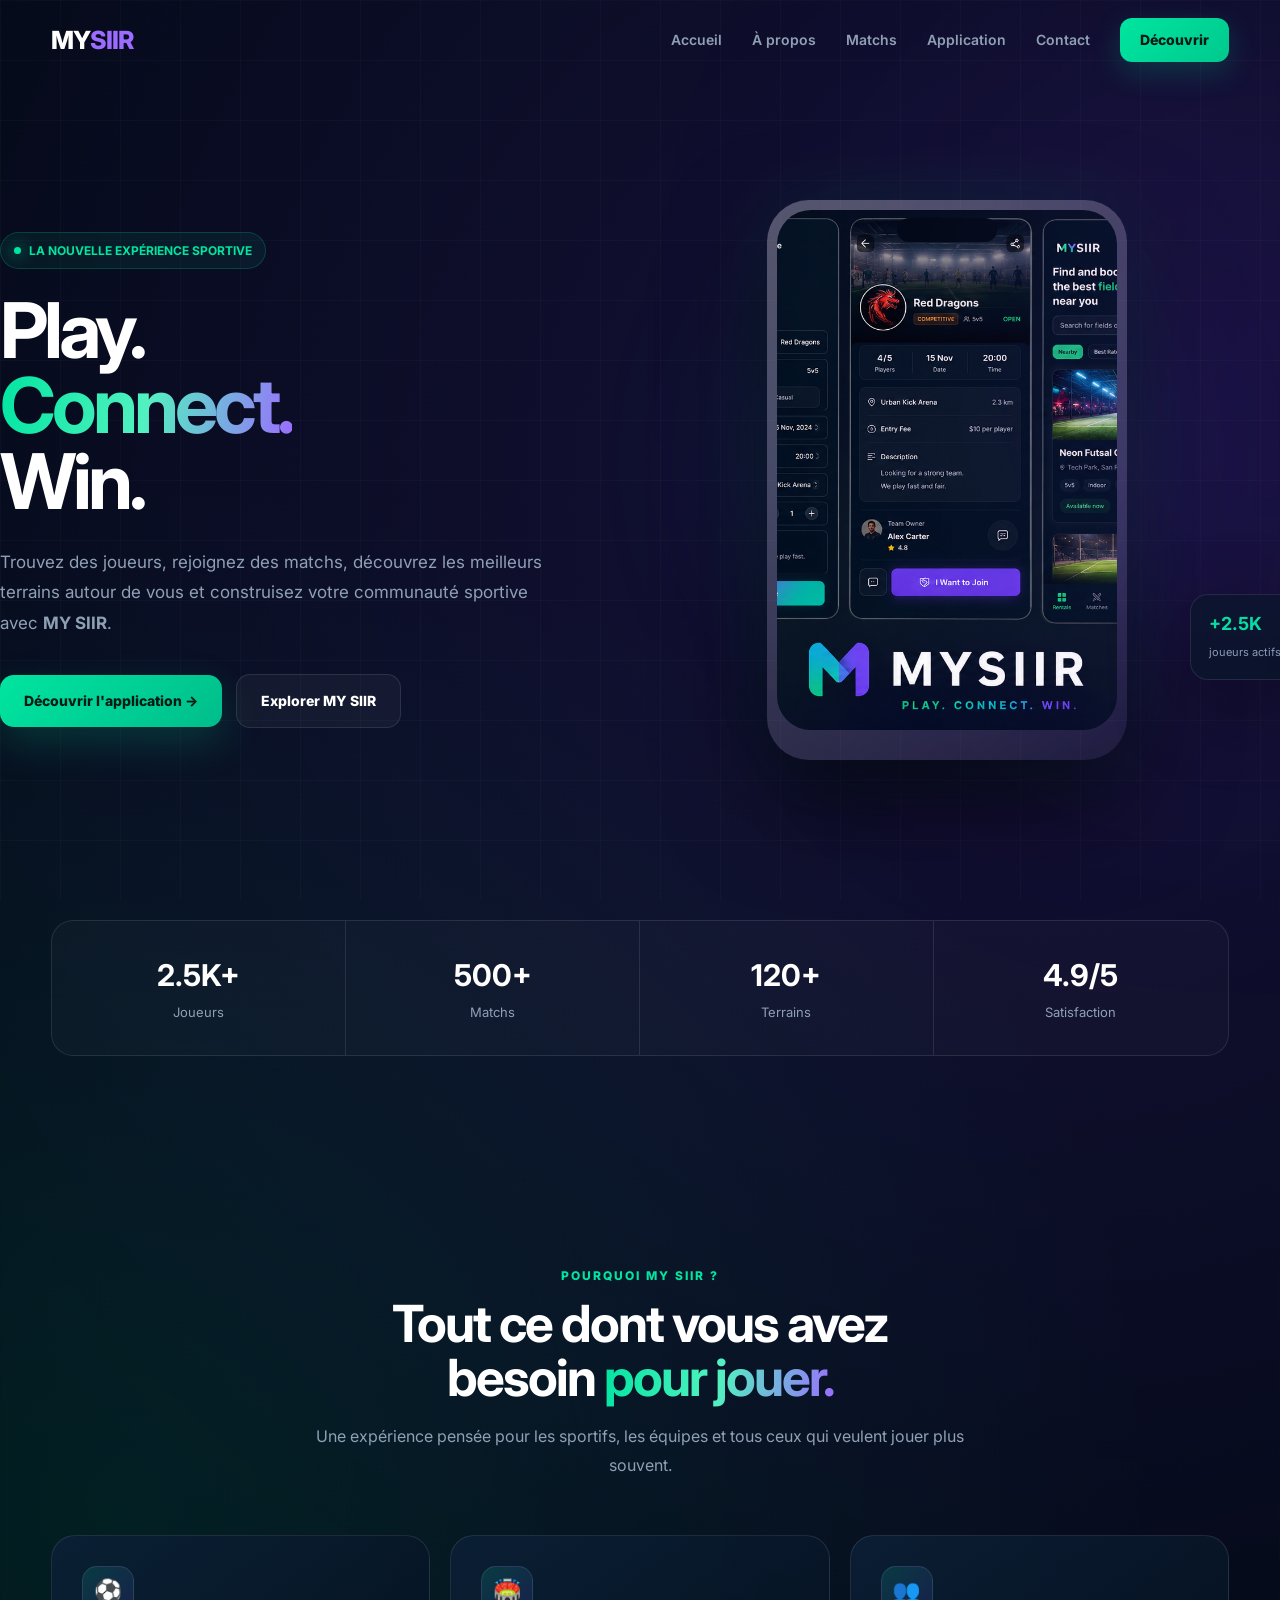
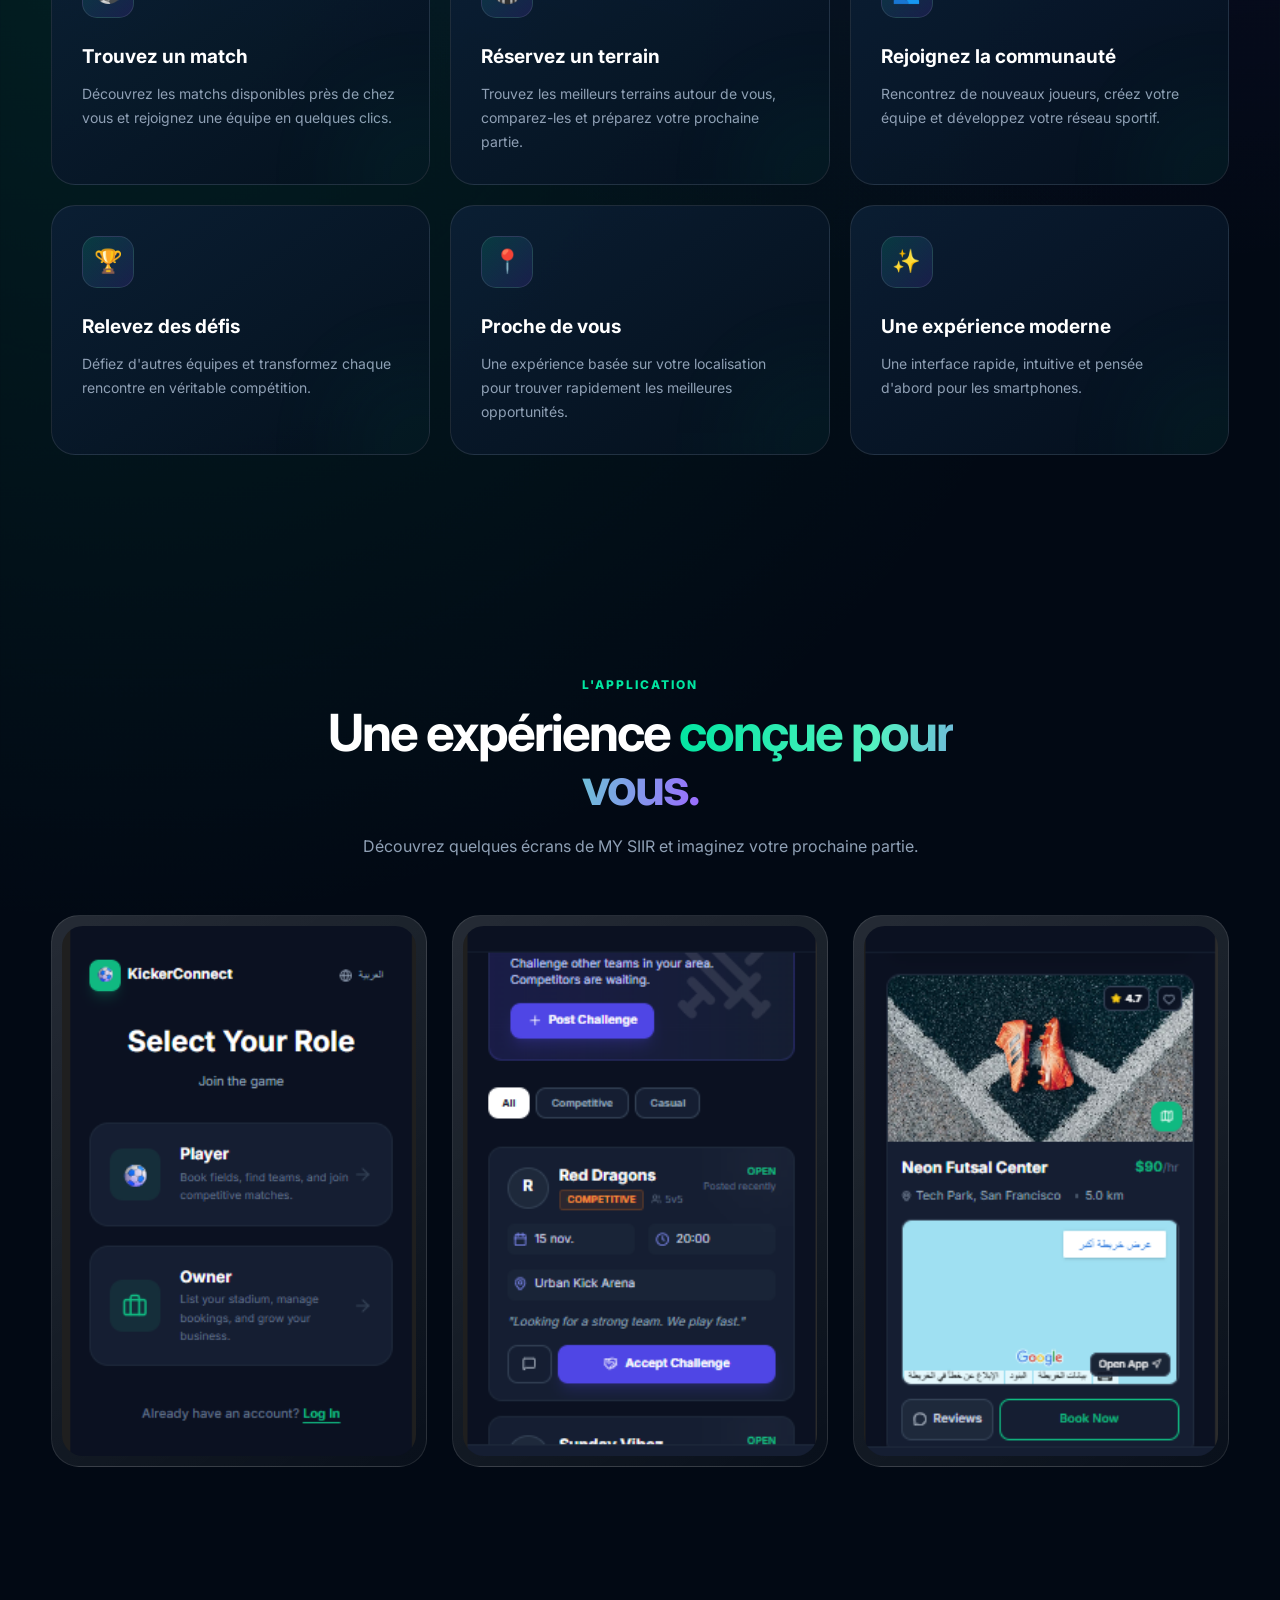
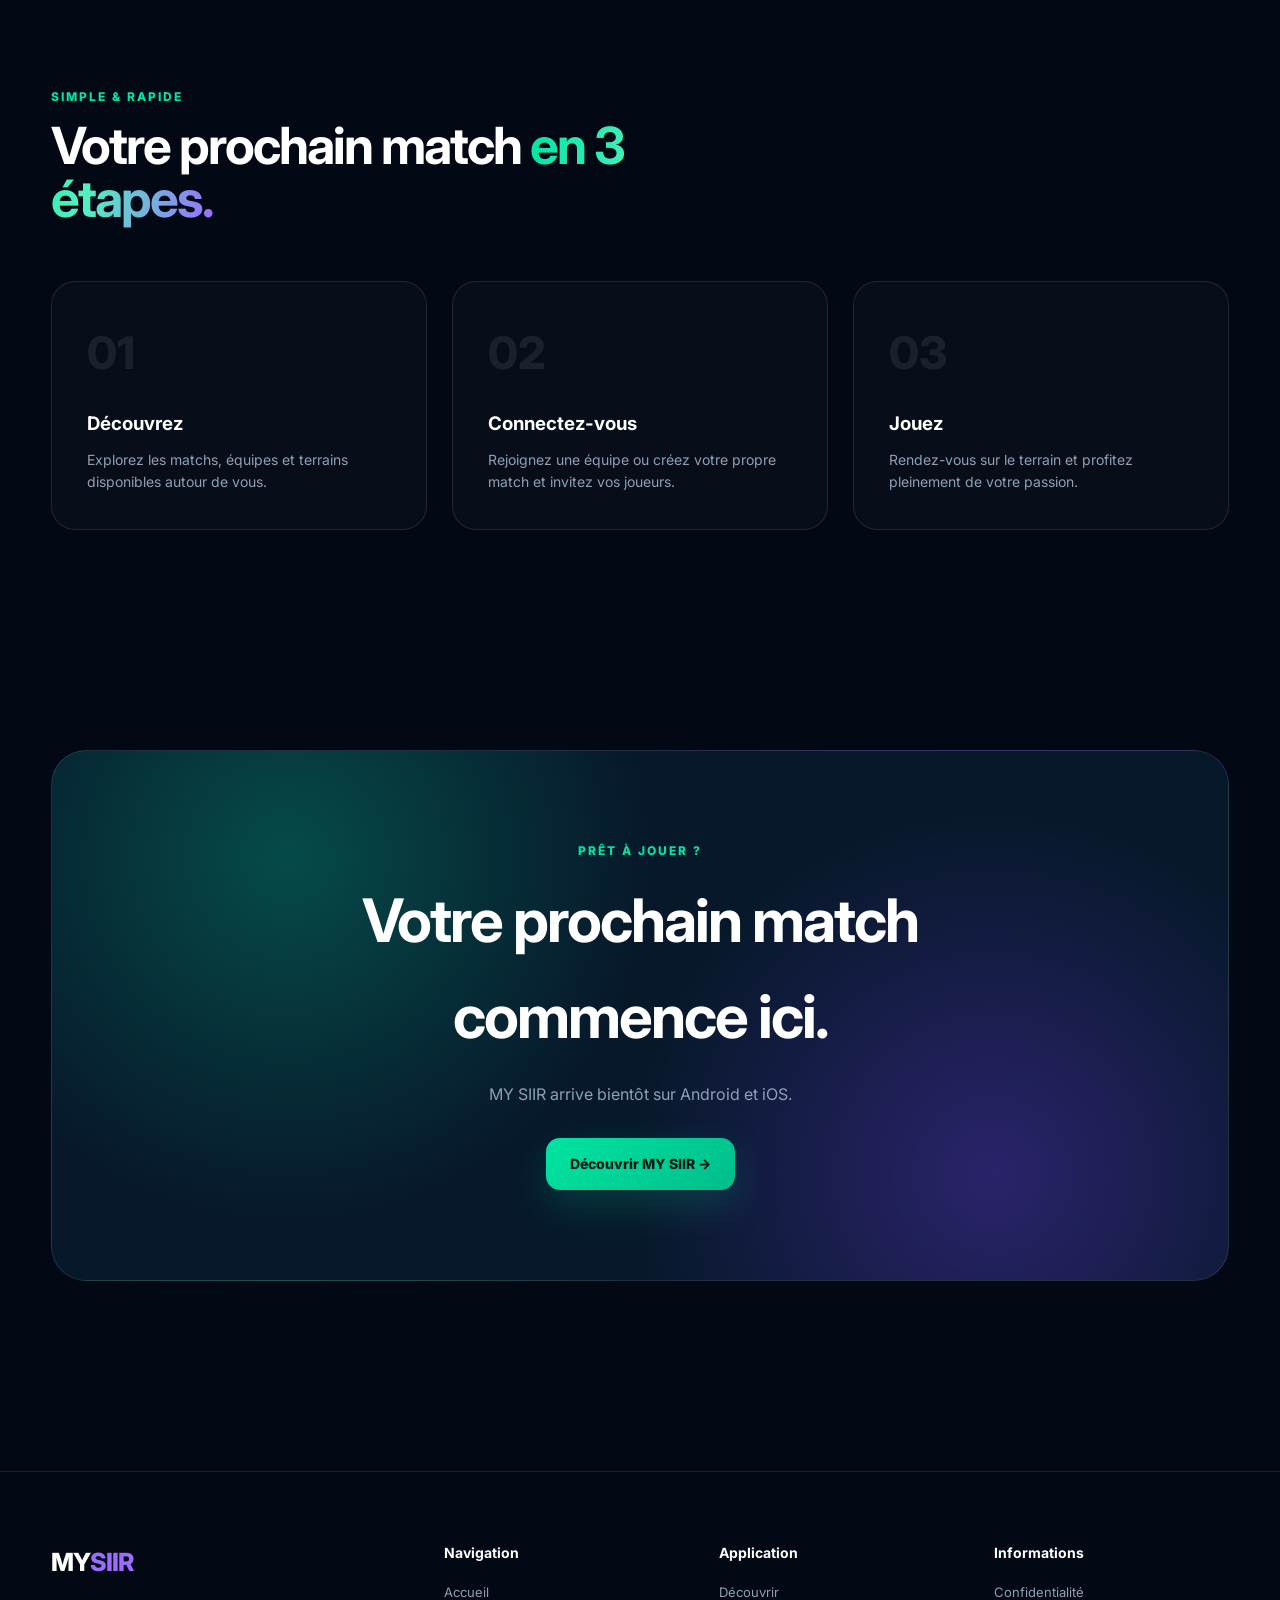
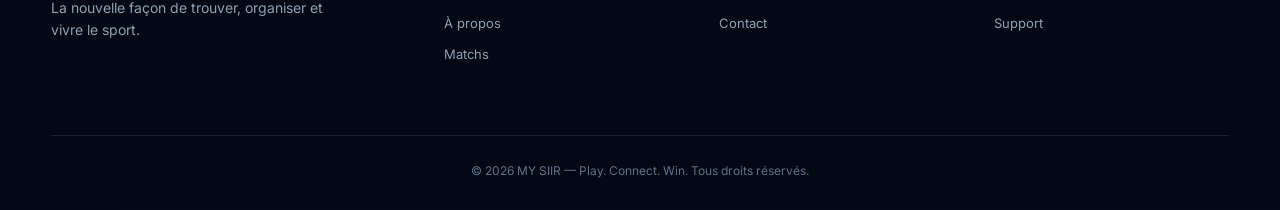
<file: index.html>
<!DOCTYPE html>
<html lang="fr">
<head>
  <meta charset="UTF-8">

  <meta name="viewport" content="width=device-width, initial-scale=1.0">

  <link rel="icon" type="image/png" href="images/logo.png">

  <title>MY SIIR — Play. Connect. Win.</title>

  <meta
    name="description"
    content="MY SIIR — La plateforme sportive pour trouver des matchs, rejoindre des équipes et réserver les meilleurs terrains près de vous."
  >

  <meta
    name="keywords"
    content="mysiir, sport, football, futsal, matchs, terrains, équipes, application sportive"
  >

  <link rel="preconnect" href="https://fonts.googleapis.com">
  <link rel="preconnect" href="https://fonts.gstatic.com" crossorigin>

  <link
    href="https://fonts.googleapis.com/css2?family=Inter:wght@400;500;600;700;800&display=swap"
    rel="stylesheet"
  >

  <style>

    :root {
      --bg: #020914;
      --bg-soft: #061426;
      --card: rgba(10, 27, 47, 0.72);

      --green: #00e5a0;
      --green-dark: #00b982;

      --purple: #7c3cff;
      --purple-light: #9b6cff;

      --white: #ffffff;
      --text: #e8eef7;
      --muted: #8fa0b5;

      --border: rgba(255,255,255,0.10);

      --shadow:
        0 25px 80px rgba(0,0,0,0.45);

      --radius: 24px;
    }

    * {
      margin: 0;
      padding: 0;
      box-sizing: border-box;
    }

    html {
      scroll-behavior: smooth;
    }

    body {
      font-family: "Inter", sans-serif;
      background:
        radial-gradient(
          circle at 80% 10%,
          rgba(124,60,255,0.16),
          transparent 30%
        ),
        radial-gradient(
          circle at 10% 30%,
          rgba(0,229,160,0.10),
          transparent 28%
        ),
        var(--bg);

      color: var(--white);
      line-height: 1.6;
      overflow-x: hidden;
    }

    body::before {
      content: "";
      position: fixed;
      inset: 0;

      background-image:
        linear-gradient(
          rgba(255,255,255,0.025) 1px,
          transparent 1px
        ),
        linear-gradient(
          90deg,
          rgba(255,255,255,0.025) 1px,
          transparent 1px
        );

      background-size: 60px 60px;

      pointer-events: none;
      z-index: -1;
    }

    a {
      color: inherit;
      text-decoration: none;
    }

    img {
      max-width: 100%;
      display: block;
    }

    .container {
      width: min(1180px, 92%);
      margin: auto;
    }


    /* =========================
       HEADER
    ========================= */

    header {
      position: fixed;
      top: 0;
      left: 0;

      width: 100%;

      z-index: 1000;

      padding: 18px 0;

      transition: 0.3s ease;
    }

    header.scrolled {
      background: rgba(2,9,20,0.82);
      backdrop-filter: blur(20px);

      border-bottom: 1px solid var(--border);

      padding: 12px 0;
    }

    .nav {
      display: flex;
      align-items: center;
      justify-content: space-between;
    }

    .logo {
      font-size: 25px;
      font-weight: 800;
      letter-spacing: -1px;
    }

    .logo span:first-child {
      color: var(--green);
    }

    .logo span:last-child {
      color: var(--purple-light);
    }

    nav {
      display: flex;
      align-items: center;
      gap: 30px;
    }

    nav a {
      color: var(--muted);
      font-size: 14px;
      font-weight: 600;

      transition: 0.25s;
    }

    nav a:hover {
      color: var(--white);
    }

    .nav-button {
      padding: 11px 20px;

      border-radius: 12px;

      background:
        linear-gradient(
          135deg,
          var(--green),
          #00c98e
        );

      color: #001b13;

      font-weight: 800;

      box-shadow:
        0 10px 30px rgba(0,229,160,0.18);
    }

    .menu {
      display: none;

      width: 42px;
      height: 42px;

      border: 1px solid var(--border);
      border-radius: 12px;

      background: rgba(255,255,255,0.04);

      color: white;

      font-size: 20px;
    }


    /* =========================
       HERO
    ========================= */

    .hero {
      min-height: 100vh;

      padding: 150px 0 90px;

      display: grid;

      grid-template-columns:
        0.9fr
        1.1fr;

      align-items: center;

      gap: 70px;

      position: relative;
    }

    .hero::after {
      content: "";

      position: absolute;

      width: 500px;
      height: 500px;

      right: -250px;
      top: 120px;

      background: var(--purple);

      filter: blur(180px);

      opacity: 0.14;

      pointer-events: none;
    }

    .eyebrow {
      display: inline-flex;

      align-items: center;

      gap: 8px;

      padding: 8px 13px;

      border-radius: 50px;

      background: rgba(0,229,160,0.07);

      border: 1px solid rgba(0,229,160,0.20);

      color: var(--green);

      font-size: 12px;

      font-weight: 700;

      margin-bottom: 24px;
    }

    .eyebrow::before {
      content: "";

      width: 7px;
      height: 7px;

      border-radius: 50%;

      background: var(--green);

      box-shadow:
        0 0 15px var(--green);
    }

    .hero h1 {
      font-size: clamp(48px, 6vw, 78px);

      line-height: 0.98;

      letter-spacing: -4px;

      margin-bottom: 28px;
    }

    .gradient-text {
      background:
        linear-gradient(
          100deg,
          var(--green),
          #52f2c0,
          var(--purple-light)
        );

      -webkit-background-clip: text;
      background-clip: text;

      color: transparent;
    }

    .hero p {
      max-width: 570px;

      color: var(--muted);

      font-size: 17px;

      line-height: 1.8;

      margin-bottom: 35px;
    }

    .hero-buttons {
      display: flex;

      align-items: center;

      gap: 14px;

      flex-wrap: wrap;
    }

    .btn {
      display: inline-flex;

      align-items: center;
      justify-content: center;

      gap: 10px;

      padding: 15px 24px;

      border-radius: 14px;

      font-size: 14px;

      font-weight: 800;

      transition: 0.3s;
    }

    .btn-primary {
      background:
        linear-gradient(
          135deg,
          var(--green),
          #00bd8b
        );

      color: #001b13;

      box-shadow:
        0 15px 40px rgba(0,229,160,0.18);
    }

    .btn-primary:hover {
      transform: translateY(-4px);

      box-shadow:
        0 20px 50px rgba(0,229,160,0.30);
    }

    .btn-secondary {
      background: rgba(255,255,255,0.04);

      border: 1px solid var(--border);

      color: white;
    }

    .btn-secondary:hover {
      background: rgba(255,255,255,0.08);

      transform: translateY(-3px);
    }


    /* =========================
       HERO IMAGE
    ========================= */

    .hero-visual {
      position: relative;

      display: flex;
      justify-content: center;

      min-height: 560px;
    }

    .glow {
      position: absolute;

      width: 330px;
      height: 330px;

      border-radius: 50%;

      background:
        linear-gradient(
          135deg,
          var(--green),
          var(--purple)
        );

      filter: blur(100px);

      opacity: 0.20;

      top: 100px;
    }

    .phone {
      position: relative;

      width: min(360px, 90%);

      padding: 10px;

      border-radius: 42px;

      background:
        linear-gradient(
          145deg,
          rgba(255,255,255,0.30),
          rgba(255,255,255,0.05)
        );

      box-shadow:
        0 40px 100px rgba(0,0,0,0.65),
        0 0 80px rgba(0,229,160,0.10);
    }

    .phone::before {
      content: "";

      position: absolute;

      width: 100px;
      height: 24px;

      left: 50%;
      top: 18px;

      transform: translateX(-50%);

      background: #020914;

      border-radius: 30px;

      z-index: 3;
    }

    .phone img {
      width: 100%;

      border-radius: 34px;

      min-height: 520px;

      object-fit: cover;

      background: #061426;
    }

    .floating-card {
      position: absolute;

      right: -20px;
      bottom: 80px;

      padding: 15px 18px;

      background:
        rgba(7,20,35,0.88);

      backdrop-filter: blur(20px);

      border: 1px solid var(--border);

      border-radius: 18px;

      box-shadow: var(--shadow);

      animation: float 4s ease-in-out infinite;
    }

    .floating-card strong {
      display: block;

      font-size: 18px;

      color: var(--green);
    }

    .floating-card span {
      color: var(--muted);

      font-size: 11px;
    }

    @keyframes float {

      0%,100% {
        transform: translateY(0);
      }

      50% {
        transform: translateY(-12px);
      }

    }


    /* =========================
       STATS
    ========================= */

    .stats {
      padding: 20px 0 100px;
    }

    .stats-grid {
      display: grid;

      grid-template-columns:
        repeat(4, 1fr);

      border: 1px solid var(--border);

      border-radius: 22px;

      background:
        rgba(255,255,255,0.025);

      overflow: hidden;
    }

    .stat {
      padding: 30px;

      text-align: center;

      border-right: 1px solid var(--border);
    }

    .stat:last-child {
      border-right: none;
    }

    .stat strong {
      display: block;

      font-size: 30px;

      color: white;
    }

    .stat span {
      color: var(--muted);

      font-size: 13px;
    }


    /* =========================
       SECTION
    ========================= */

    section {
      padding: 110px 0;
    }

    .section-head {
      max-width: 650px;

      margin-bottom: 55px;
    }

    .section-head.center {
      margin-left: auto;
      margin-right: auto;

      text-align: center;
    }

    .section-label {
      color: var(--green);

      font-size: 12px;

      font-weight: 800;

      text-transform: uppercase;

      letter-spacing: 2px;

      margin-bottom: 12px;
    }

    .section-title {
      font-size: clamp(34px, 4vw, 52px);

      line-height: 1.05;

      letter-spacing: -2px;

      margin-bottom: 18px;
    }

    .section-description {
      color: var(--muted);

      font-size: 16px;

      line-height: 1.8;
    }


    /* =========================
       FEATURES
    ========================= */

    .features {
      display: grid;

      grid-template-columns:
        repeat(3, 1fr);

      gap: 20px;
    }

    .feature {
      padding: 30px;

      min-height: 250px;

      background:
        linear-gradient(
          145deg,
          rgba(12,32,55,0.85),
          rgba(5,16,29,0.85)
        );

      border: 1px solid var(--border);

      border-radius: var(--radius);

      transition: 0.35s;

      position: relative;

      overflow: hidden;
    }

    .feature::after {
      content: "";

      position: absolute;

      width: 120px;
      height: 120px;

      right: -50px;
      bottom: -50px;

      border-radius: 50%;

      background: var(--green);

      filter: blur(60px);

      opacity: 0.10;
    }

    .feature:hover {
      transform: translateY(-8px);

      border-color:
        rgba(0,229,160,0.35);

      box-shadow:
        0 25px 60px rgba(0,0,0,0.30);
    }

    .feature-icon {
      width: 52px;
      height: 52px;

      display: flex;

      align-items: center;
      justify-content: center;

      border-radius: 15px;

      background:
        linear-gradient(
          135deg,
          rgba(0,229,160,0.15),
          rgba(124,60,255,0.15)
        );

      border: 1px solid var(--border);

      font-size: 23px;

      margin-bottom: 24px;
    }

    .feature h3 {
      font-size: 19px;

      margin-bottom: 10px;
    }

    .feature p {
      color: var(--muted);

      font-size: 14px;

      line-height: 1.7;
    }


    /* =========================
       SCREENSHOTS
    ========================= */

    .screens {
      display: grid;

      grid-template-columns:
        repeat(3, 1fr);

      gap: 25px;
    }

    .screen {
      padding: 10px;

      border-radius: 28px;

      background:
        linear-gradient(
          145deg,
          rgba(255,255,255,0.14),
          rgba(255,255,255,0.03)
        );

      border: 1px solid var(--border);

      transition: 0.4s;
    }

    .screen:hover {
      transform: translateY(-10px) scale(1.015);

      box-shadow:
        0 30px 70px rgba(0,0,0,0.4);
    }

    .screen img {
      width: 100%;

      height: 530px;

      object-fit: cover;

      border-radius: 21px;

      background: #071728;
    }


    /* =========================
       HOW IT WORKS
    ========================= */

    .steps {
      display: grid;

      grid-template-columns:
        repeat(3, 1fr);

      gap: 25px;
    }

    .step {
      position: relative;

      padding: 35px;

      border-radius: 24px;

      background:
        rgba(255,255,255,0.025);

      border: 1px solid var(--border);
    }

    .step-number {
      font-size: 45px;

      font-weight: 800;

      color: rgba(255,255,255,0.08);

      margin-bottom: 20px;
    }

    .step h3 {
      margin-bottom: 10px;
    }

    .step p {
      color: var(--muted);

      font-size: 14px;
    }


    /* =========================
       CTA
    ========================= */

    .cta {
      position: relative;

      overflow: hidden;

      padding: 90px 40px;

      border-radius: 35px;

      text-align: center;

      background:
        radial-gradient(
          circle at 20% 20%,
          rgba(0,229,160,0.25),
          transparent 35%
        ),
        radial-gradient(
          circle at 80% 80%,
          rgba(124,60,255,0.30),
          transparent 35%
        ),
        #07182b;

      border: 1px solid var(--border);
    }

    .cta h2 {
      font-size: clamp(35px,5vw,60px);

      letter-spacing: -2px;

      margin-bottom: 18px;
    }

    .cta p {
      color: var(--muted);

      margin-bottom: 30px;
    }


    /* =========================
       FOOTER
    ========================= */

    footer {
      padding: 70px 0 30px;

      border-top: 1px solid var(--border);

      margin-top: 80px;
    }

    .footer-grid {
      display: grid;

      grid-template-columns:
        1.5fr
        repeat(3,1fr);

      gap: 40px;

      margin-bottom: 60px;
    }

    .footer-brand p {
      color: var(--muted);

      max-width: 300px;

      font-size: 14px;

      margin-top: 15px;
    }

    .footer-col h4 {
      margin-bottom: 18px;

      font-size: 14px;
    }

    .footer-col a {
      display: block;

      color: var(--muted);

      font-size: 13px;

      margin-bottom: 10px;

      transition: 0.25s;
    }

    .footer-col a:hover {
      color: var(--green);
    }

    .copyright {
      padding-top: 25px;

      border-top: 1px solid var(--border);

      color: #607188;

      font-size: 12px;

      text-align: center;
    }


    /* =========================
       ANIMATION
    ========================= */

    .reveal {
      opacity: 0;

      transform: translateY(35px);

      transition:
        opacity 0.7s ease,
        transform 0.7s ease;
    }

    .reveal.show {
      opacity: 1;

      transform: translateY(0);
    }


    /* =========================
       MOBILE
    ========================= */

    @media (max-width: 950px) {

      nav {
        display: none;
      }

      .menu {
        display: block;
      }

      .hero {
        grid-template-columns: 1fr;

        text-align: center;

        padding-top: 130px;
      }

      .hero p {
        margin-left: auto;
        margin-right: auto;
      }

      .hero-buttons {
        justify-content: center;
      }

      .hero-visual {
        min-height: 500px;
      }

      .features,
      .screens,
      .steps {
        grid-template-columns: 1fr;
      }

      .stats-grid {
        grid-template-columns:
          repeat(2,1fr);
      }

      .stat:nth-child(2) {
        border-right: none;
      }

      .stat:nth-child(-n+2) {
        border-bottom: 1px solid var(--border);
      }

      .footer-grid {
        grid-template-columns: 1fr 1fr;
      }
    }


    @media (max-width: 600px) {

      .hero h1 {
        letter-spacing: -2px;
      }

      .hero-visual {
        min-height: 450px;
      }

      .phone {
        width: 290px;
      }

      .phone img {
        min-height: 430px;
      }

      .floating-card {
        right: 0;
      }

      section {
        padding: 75px 0;
      }

      .stats {
        padding-bottom: 50px;
      }

      .stats-grid {
        grid-template-columns: 1fr 1fr;
      }

      .stat {
        padding: 20px 10px;
      }

      .stat strong {
        font-size: 24px;
      }

      .footer-grid {
        grid-template-columns: 1fr;
      }

      .cta {
        padding: 65px 25px;
        border-radius: 25px;
      }

    }

  </style>
</head>


<body>


  <!-- =========================
       HEADER
  ========================= -->

  <header id="header">

    <div class="container nav">

      <a href="index.html" class="logo">
        MY<span>SIIR</span>
      </a>

      <nav>

        <a href="index.html">Accueil</a>

        <a href="about.html">À propos</a>

        <a href="matches.html">Matchs</a>

        <a href="app.html">Application</a>

        <a href="contact.html">Contact</a>

        <a href="app.html" class="nav-button">
          Découvrir
        </a>

      </nav>

      <button class="menu">
        ☰
      </button>

    </div>

  </header>



  <!-- =========================
       HERO
  ========================= -->

  <main>

    <section class="hero">

      <div class="container" style="display:contents;">

        <div class="hero-content reveal">

          <div class="eyebrow">
            LA NOUVELLE EXPÉRIENCE SPORTIVE
          </div>

          <h1>

            Play.
            <br>

            <span class="gradient-text">
              Connect.
            </span>

            <br>

            Win.

          </h1>

          <p>

            Trouvez des joueurs, rejoignez des matchs,
            découvrez les meilleurs terrains autour de vous
            et construisez votre communauté sportive avec
            <strong>MY SIIR</strong>.

          </p>

          <div class="hero-buttons">

            <a href="app.html" class="btn btn-primary">
              Découvrir l'application
              →
            </a>

            <a href="#features" class="btn btn-secondary">
              Explorer MY SIIR
            </a>

          </div>

        </div>


        <div class="hero-visual reveal">

          <div class="glow"></div>

          <div class="phone">

            <!--
              IMPORTANT :
              Mets ta nouvelle image dans :
              images/screen2.png
            -->

            <img
              src="images/screen2.png"
              alt="Application MY SIIR"
            >

          </div>

          <div class="floating-card">

            <strong>+2.5K</strong>

            <span>
              joueurs actifs
            </span>

          </div>

        </div>

      </div>

    </section>



    <!-- =========================
         STATS
    ========================= -->

    <div class="stats">

      <div class="container">

        <div class="stats-grid reveal">

          <div class="stat">

            <strong>2.5K+</strong>

            <span>
              Joueurs
            </span>

          </div>

          <div class="stat">

            <strong>500+</strong>

            <span>
              Matchs
            </span>

          </div>

          <div class="stat">

            <strong>120+</strong>

            <span>
              Terrains
            </span>

          </div>

          <div class="stat">

            <strong>4.9/5</strong>

            <span>
              Satisfaction
            </span>

          </div>

        </div>

      </div>

    </div>



    <!-- =========================
         FEATURES
    ========================= -->

    <section id="features">

      <div class="container">

        <div class="section-head center reveal">

          <div class="section-label">
            POURQUOI MY SIIR ?
          </div>

          <h2 class="section-title">
            Tout ce dont vous avez besoin
            <span class="gradient-text">
              pour jouer.
            </span>
          </h2>

          <p class="section-description">

            Une expérience pensée pour les sportifs,
            les équipes et tous ceux qui veulent jouer
            plus souvent.

          </p>

        </div>


        <div class="features">


          <article class="feature reveal">

            <div class="feature-icon">
              ⚽
            </div>

            <h3>
              Trouvez un match
            </h3>

            <p>
              Découvrez les matchs disponibles près de
              chez vous et rejoignez une équipe en quelques clics.
            </p>

          </article>


          <article class="feature reveal">

            <div class="feature-icon">
              🏟️
            </div>

            <h3>
              Réservez un terrain
            </h3>

            <p>
              Trouvez les meilleurs terrains autour de vous,
              comparez-les et préparez votre prochaine partie.
            </p>

          </article>


          <article class="feature reveal">

            <div class="feature-icon">
              👥
            </div>

            <h3>
              Rejoignez la communauté
            </h3>

            <p>
              Rencontrez de nouveaux joueurs, créez votre équipe
              et développez votre réseau sportif.
            </p>

          </article>


          <article class="feature reveal">

            <div class="feature-icon">
              🏆
            </div>

            <h3>
              Relevez des défis
            </h3>

            <p>
              Défiez d'autres équipes et transformez chaque
              rencontre en véritable compétition.
            </p>

          </article>


          <article class="feature reveal">

            <div class="feature-icon">
              📍
            </div>

            <h3>
              Proche de vous
            </h3>

            <p>
              Une expérience basée sur votre localisation
              pour trouver rapidement les meilleures opportunités.
            </p>

          </article>


          <article class="feature reveal">

            <div class="feature-icon">
              ✨
            </div>

            <h3>
              Une expérience moderne
            </h3>

            <p>
              Une interface rapide, intuitive et pensée
              d'abord pour les smartphones.
            </p>

          </article>


        </div>

      </div>

    </section>



    <!-- =========================
         SCREENSHOTS
    ========================= -->

    <section>

      <div class="container">

        <div class="section-head center reveal">

          <div class="section-label">
            L'APPLICATION
          </div>

          <h2 class="section-title">
            Une expérience
            <span class="gradient-text">
              conçue pour vous.
            </span>
          </h2>

          <p class="section-description">

            Découvrez quelques écrans de MY SIIR
            et imaginez votre prochaine partie.

          </p>

        </div>


        <div class="screens">


          <div class="screen reveal">

            <img
              src="images/screen10.png"
              alt="MY SIIR — Matchs"
            >

          </div>


          <div class="screen reveal">

            <img
              src="images/screen20.png"
              alt="MY SIIR — Challenge"
            >

          </div>


          <div class="screen reveal">

            <img
              src="images/screen30.png"
              alt="MY SIIR — Terrains"
            >

          </div>


        </div>

      </div>

    </section>



    <!-- =========================
         HOW IT WORKS
    ========================= -->

    <section>

      <div class="container">

        <div class="section-head reveal">

          <div class="section-label">
            SIMPLE & RAPIDE
          </div>

          <h2 class="section-title">
            Votre prochain match
            <span class="gradient-text">
              en 3 étapes.
            </span>
          </h2>

        </div>


        <div class="steps">


          <article class="step reveal">

            <div class="step-number">
              01
            </div>

            <h3>
              Découvrez
            </h3>

            <p>
              Explorez les matchs, équipes et terrains
              disponibles autour de vous.
            </p>

          </article>


          <article class="step reveal">

            <div class="step-number">
              02
            </div>

            <h3>
              Connectez-vous
            </h3>

            <p>
              Rejoignez une équipe ou créez votre propre
              match et invitez vos joueurs.
            </p>

          </article>


          <article class="step reveal">

            <div class="step-number">
              03
            </div>

            <h3>
              Jouez
            </h3>

            <p>
              Rendez-vous sur le terrain et profitez
              pleinement de votre passion.
            </p>

          </article>


        </div>

      </div>

    </section>



    <!-- =========================
         CTA
    ========================= -->

    <section>

      <div class="container">

        <div class="cta reveal">

          <div class="section-label">
            PRÊT À JOUER ?
          </div>

          <h2>
            Votre prochain match
            <br>
            commence ici.
          </h2>

          <p>
            MY SIIR arrive bientôt sur Android et iOS.
          </p>

          <a href="app.html" class="btn btn-primary">
            Découvrir MY SIIR
            →
          </a>

        </div>

      </div>

    </section>

  </main>



  <!-- =========================
       FOOTER
  ========================= -->

  <footer>

    <div class="container">

      <div class="footer-grid">


        <div class="footer-brand">

          <div class="logo">
            MY<span>SIIR</span>
          </div>

          <p>
            La nouvelle façon de trouver,
            organiser et vivre le sport.
          </p>

        </div>


        <div class="footer-col">

          <h4>
            Navigation
          </h4>

          <a href="index.html">
            Accueil
          </a>

          <a href="about.html">
            À propos
          </a>

          <a href="matches.html">
            Matchs
          </a>

        </div>


        <div class="footer-col">

          <h4>
            Application
          </h4>

          <a href="app.html">
            Découvrir
          </a>

          <a href="contact.html">
            Contact
          </a>

        </div>


        <div class="footer-col">

          <h4>
            Informations
          </h4>

          <a href="privacy.html">
            Confidentialité
          </a>

          <a href="contact.html">
            Support
          </a>

        </div>


      </div>


      <div class="copyright">

        © 2026 MY SIIR — Play. Connect. Win.
        Tous droits réservés.

      </div>

    </div>

  </footer>



  <!-- =========================
       JAVASCRIPT
  ========================= -->

  <script>

    /* Sticky header */

    const header =
      document.getElementById("header");

    window.addEventListener("scroll", () => {

      if (window.scrollY > 40) {

        header.classList.add("scrolled");

      } else {

        header.classList.remove("scrolled");

      }

    });



    /* Scroll reveal */

    const elements =
      document.querySelectorAll(".reveal");

    const reveal = () => {

      const windowHeight =
        window.innerHeight;

      elements.forEach((element) => {

        const top =
          element.getBoundingClientRect().top;

        if (top < windowHeight - 80) {

          element.classList.add("show");

        }

      });

    };

    window.addEventListener("scroll", reveal);

    window.addEventListener("load", reveal);

  </script>


</body>
</html>
</file>
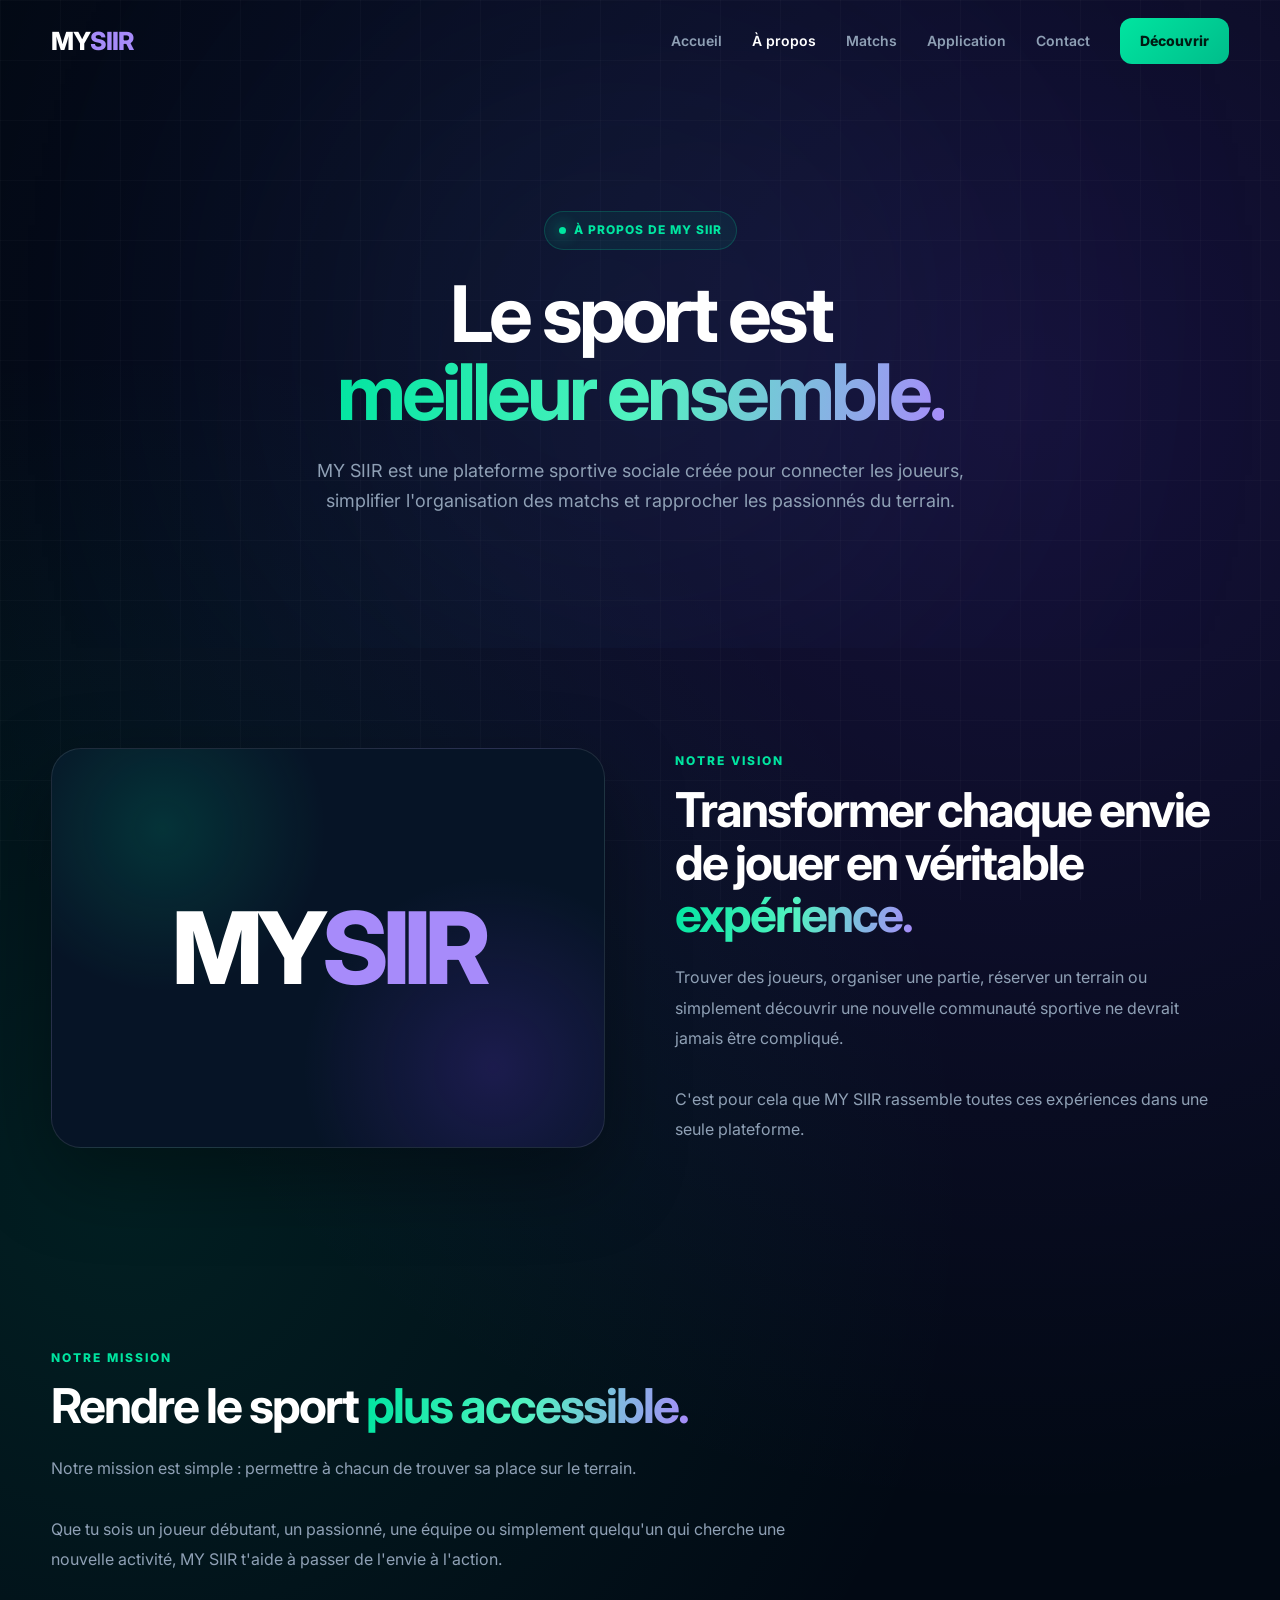
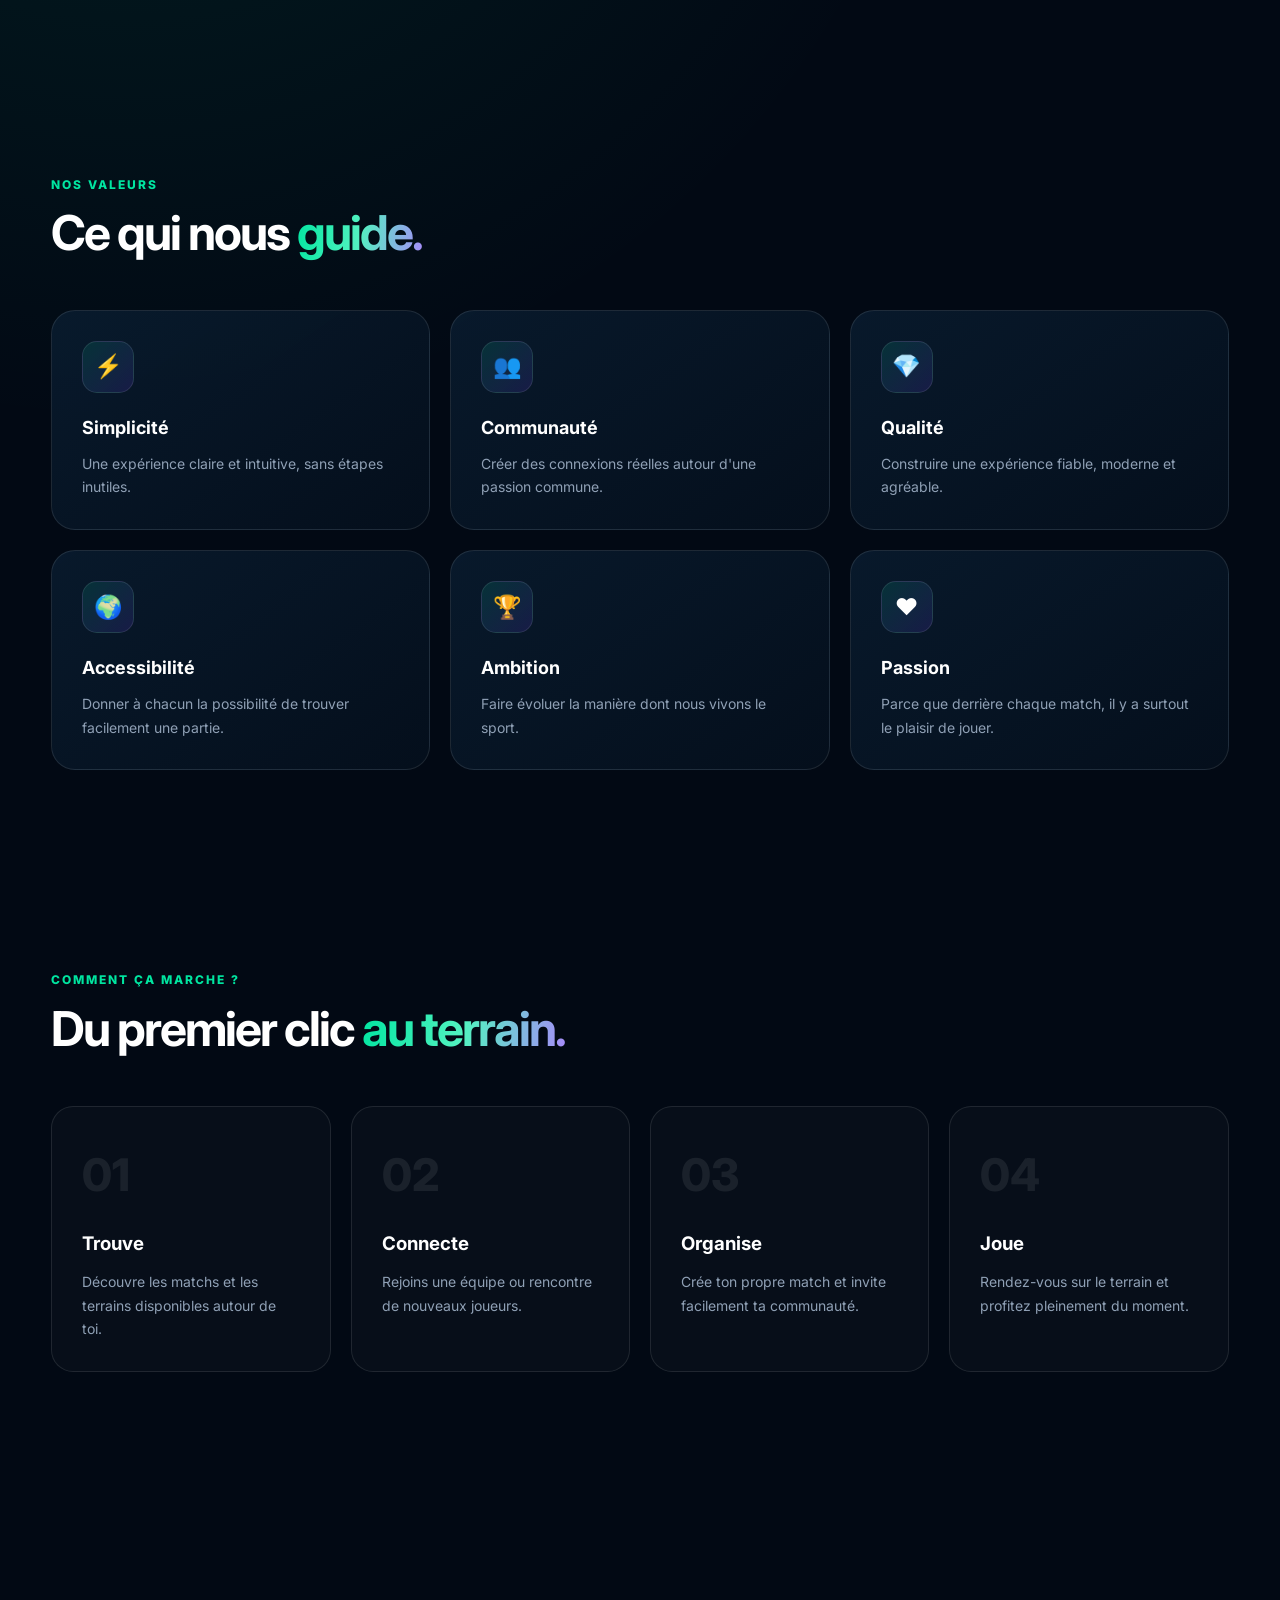
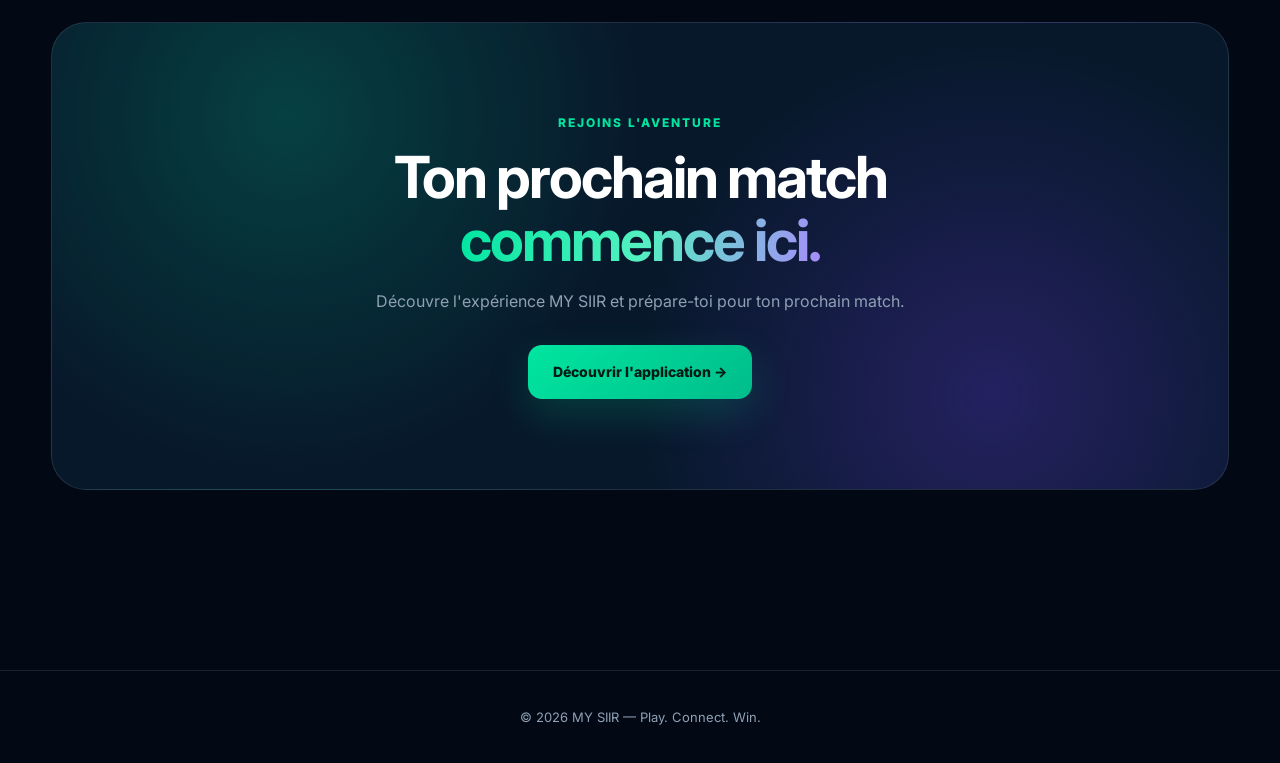
<file: about.html>
<!DOCTYPE html>
<html lang="fr">

<head>
  <meta charset="UTF-8">

  <title>À propos — MY SIIR</title>

  <meta
    name="description"
    content="Découvrez MY SIIR, une plateforme sportive sociale conçue pour connecter les joueurs, organiser des matchs et découvrir les meilleurs terrains."
  >

  <meta
    name="viewport"
    content="width=device-width, initial-scale=1.0"
  >

  <link rel="icon" type="image/png" href="images/logo.png">

  <link rel="preconnect" href="https://fonts.googleapis.com">

  <link
    href="https://fonts.googleapis.com/css2?family=Inter:wght@400;500;600;700;800&display=swap"
    rel="stylesheet"
  >

  <style>

    :root {
      --bg: #020914;
      --bg2: #061426;

      --green: #00e5a0;
      --purple: #7c3cff;
      --purple-light: #a78bfa;

      --white: #ffffff;
      --text: #e8eef7;
      --muted: #8fa0b5;

      --border: rgba(255,255,255,0.10);

      --card: rgba(9,25,43,0.75);
    }


    * {
      margin: 0;
      padding: 0;
      box-sizing: border-box;
    }


    html {
      scroll-behavior: smooth;
    }


    body {

      font-family: "Inter", sans-serif;

      background:

        radial-gradient(
          circle at 80% 10%,
          rgba(124,60,255,0.16),
          transparent 30%
        ),

        radial-gradient(
          circle at 10% 30%,
          rgba(0,229,160,0.10),
          transparent 28%
        ),

        var(--bg);

      color: var(--white);

      line-height: 1.7;

      overflow-x: hidden;
    }


    body::before {

      content: "";

      position: fixed;

      inset: 0;

      background-image:

        linear-gradient(
          rgba(255,255,255,0.025) 1px,
          transparent 1px
        ),

        linear-gradient(
          90deg,
          rgba(255,255,255,0.025) 1px,
          transparent 1px
        );

      background-size: 60px 60px;

      pointer-events: none;

      z-index: -1;
    }


    a {
      color: inherit;
      text-decoration: none;
    }


    .container {

      width: min(1180px, 92%);

      margin: auto;
    }


    /* =========================
       HEADER
    ========================= */

    header {

      position: fixed;

      top: 0;
      left: 0;

      width: 100%;

      z-index: 1000;

      padding: 18px 0;

      transition: 0.3s;
    }


    header.scrolled {

      background: rgba(2,9,20,0.85);

      backdrop-filter: blur(20px);

      border-bottom:
        1px solid var(--border);

      padding: 12px 0;
    }


    .nav {

      display: flex;

      align-items: center;

      justify-content: space-between;
    }


    .logo {

      font-size: 25px;

      font-weight: 800;

      letter-spacing: -1px;
    }


    .logo span:first-child {
      color: var(--green);
    }


    .logo span:last-child {
      color: var(--purple-light);
    }


    nav {

      display: flex;

      align-items: center;

      gap: 30px;
    }


    nav a {

      color: var(--muted);

      font-size: 14px;

      font-weight: 600;

      transition: 0.25s;
    }


    nav a:hover,
    nav a.active {

      color: var(--white);
    }


    .nav-button {

      padding: 11px 20px;

      border-radius: 12px;

      background:
        linear-gradient(
          135deg,
          var(--green),
          #00bd8b
        );

      color: #001b13;

      font-weight: 800;
    }


    /* =========================
       HERO
    ========================= */

    .hero {

      min-height: 72vh;

      padding: 180px 0 100px;

      display: flex;

      align-items: center;

      text-align: center;

      position: relative;

      overflow: hidden;
    }


    .hero::before {

      content: "";

      position: absolute;

      width: 500px;
      height: 500px;

      left: 50%;

      top: 100px;

      transform: translateX(-50%);

      background:
        linear-gradient(
          135deg,
          var(--green),
          var(--purple)
        );

      filter: blur(180px);

      opacity: 0.12;
    }


    .hero-content {

      position: relative;

      z-index: 1;

      width: 100%;
    }


    .eyebrow {

      display: inline-flex;

      align-items: center;

      gap: 8px;

      padding: 8px 14px;

      border-radius: 50px;

      background:
        rgba(0,229,160,0.07);

      border:
        1px solid rgba(0,229,160,0.20);

      color: var(--green);

      font-size: 12px;

      font-weight: 800;

      letter-spacing: 1px;

      margin-bottom: 25px;
    }


    .eyebrow::before {

      content: "";

      width: 7px;
      height: 7px;

      border-radius: 50%;

      background: var(--green);

      box-shadow:
        0 0 15px var(--green);
    }


    .hero h1 {

      font-size:
        clamp(45px, 7vw, 78px);

      line-height: 1;

      letter-spacing: -4px;

      margin-bottom: 25px;
    }


    .gradient {

      background:
        linear-gradient(
          100deg,
          var(--green),
          #52f2c0,
          var(--purple-light)
        );

      -webkit-background-clip: text;

      background-clip: text;

      color: transparent;
    }


    .hero p {

      max-width: 650px;

      margin: auto;

      color: var(--muted);

      font-size: 18px;
    }


    /* =========================
       SECTIONS
    ========================= */

    section.content {

      padding: 100px 0;
    }


    .section-title {

      font-size:
        clamp(32px, 4vw, 48px);

      line-height: 1.1;

      letter-spacing: -2px;

      margin-bottom: 20px;
    }


    .section-label {

      color: var(--green);

      font-size: 12px;

      font-weight: 800;

      letter-spacing: 2px;

      margin-bottom: 12px;

      text-transform: uppercase;
    }


    .description {

      color: var(--muted);

      font-size: 16px;

      line-height: 1.9;

      max-width: 780px;
    }


    /* =========================
       STORY
    ========================= */

    .story {

      display: grid;

      grid-template-columns:
        1fr 1fr;

      gap: 70px;

      align-items: center;
    }


    .story-card {

      min-height: 400px;

      border-radius: 30px;

      border:
        1px solid var(--border);

      background:

        radial-gradient(
          circle at 20% 20%,
          rgba(0,229,160,0.15),
          transparent 30%
        ),

        radial-gradient(
          circle at 80% 80%,
          rgba(124,60,255,0.18),
          transparent 35%
        ),

        #061426;

      display: flex;

      align-items: center;

      justify-content: center;

      position: relative;

      overflow: hidden;

      box-shadow:
        0 30px 80px rgba(0,0,0,0.35);
    }


    .brand-big {

      font-size:
        clamp(55px, 8vw, 100px);

      font-weight: 800;

      letter-spacing: -6px;
    }


    .brand-big span:first-child {
      color: var(--green);
    }


    .brand-big span:last-child {
      color: var(--purple-light);
    }


    /* =========================
       VALUES
    ========================= */

    .values {

      display: grid;

      grid-template-columns:
        repeat(3, 1fr);

      gap: 20px;

      margin-top: 50px;
    }


    .value {

      padding: 30px;

      min-height: 210px;

      border-radius: 24px;

      border:
        1px solid var(--border);

      background:
        linear-gradient(
          145deg,
          rgba(10,30,50,0.80),
          rgba(5,16,29,0.85)
        );

      transition: 0.3s;
    }


    .value:hover {

      transform:
        translateY(-8px);

      border-color:
        rgba(0,229,160,0.35);
    }


    .icon {

      width: 52px;
      height: 52px;

      display: flex;

      align-items: center;
      justify-content: center;

      border-radius: 15px;

      background:
        linear-gradient(
          135deg,
          rgba(0,229,160,0.13),
          rgba(124,60,255,0.15)
        );

      border:
        1px solid var(--border);

      font-size: 23px;

      margin-bottom: 20px;
    }


    .value h3 {

      font-size: 18px;

      margin-bottom: 8px;
    }


    .value p {

      color: var(--muted);

      font-size: 14px;
    }


    /* =========================
       HOW IT WORKS
    ========================= */

    .steps {

      display: grid;

      grid-template-columns:
        repeat(4,1fr);

      gap: 20px;

      margin-top: 50px;
    }


    .step {

      padding: 30px;

      border-radius: 22px;

      border:
        1px solid var(--border);

      background:
        rgba(255,255,255,0.025);

      position: relative;
    }


    .number {

      font-size: 45px;

      font-weight: 800;

      color:
        rgba(255,255,255,0.08);

      margin-bottom: 15px;
    }


    .step h3 {

      margin-bottom: 10px;
    }


    .step p {

      color: var(--muted);

      font-size: 14px;
    }


    /* =========================
       CTA
    ========================= */

    .cta {

      margin-top: 50px;

      padding: 90px 30px;

      text-align: center;

      border-radius: 35px;

      border:
        1px solid var(--border);

      background:

        radial-gradient(
          circle at 20% 20%,
          rgba(0,229,160,0.20),
          transparent 35%
        ),

        radial-gradient(
          circle at 80% 80%,
          rgba(124,60,255,0.25),
          transparent 35%
        ),

        #07182b;
    }


    .cta h2 {

      font-size:
        clamp(35px,5vw,58px);

      line-height: 1.1;

      letter-spacing: -2px;

      margin-bottom: 15px;
    }


    .cta p {

      color: var(--muted);

      margin-bottom: 30px;
    }


    .btn {

      display: inline-flex;

      align-items: center;

      justify-content: center;

      padding: 15px 25px;

      border-radius: 14px;

      background:
        linear-gradient(
          135deg,
          var(--green),
          #00bd8b
        );

      color: #001b13;

      font-size: 14px;

      font-weight: 800;

      box-shadow:
        0 15px 40px rgba(0,229,160,0.18);

      transition: 0.3s;
    }


    .btn:hover {

      transform:
        translateY(-4px);

      box-shadow:
        0 20px 50px rgba(0,229,160,0.28);
    }


    /* =========================
       FOOTER
    ========================= */

    footer {

      margin-top: 80px;

      padding: 35px 0;

      border-top:
        1px solid var(--border);

      color: var(--muted);

      text-align: center;

      font-size: 13px;
    }


    /* =========================
       ANIMATION
    ========================= */

    .reveal {

      opacity: 0;

      transform:
        translateY(30px);

      transition:
        0.7s ease;
    }


    .reveal.show {

      opacity: 1;

      transform:
        translateY(0);
    }


    /* =========================
       MOBILE
    ========================= */

    @media (max-width: 900px) {

      nav {
        display: none;
      }


      .story {

        grid-template-columns: 1fr;

      }


      .values {

        grid-template-columns:
          1fr 1fr;

      }


      .steps {

        grid-template-columns:
          1fr 1fr;

      }

    }


    @media (max-width: 600px) {

      .hero {

        min-height: 65vh;

        padding-top: 150px;
      }


      .hero h1 {

        letter-spacing: -2px;

      }


      section.content {

        padding: 70px 0;

      }


      .values,
      .steps {

        grid-template-columns:
          1fr;

      }


      .story-card {

        min-height: 280px;

      }


      .brand-big {

        font-size: 55px;

      }

    }

  </style>

</head>


<body>


  <!-- HEADER -->

  <header id="header">

    <div class="container nav">

      <a href="index.html" class="logo">
        MY<span>SIIR</span>
      </a>


      <nav>

        <a href="index.html">
          Accueil
        </a>

        <a href="about.html" class="active">
          À propos
        </a>

        <a href="matches.html">
          Matchs
        </a>

        <a href="app.html">
          Application
        </a>

        <a href="contact.html">
          Contact
        </a>

        <a
          href="app.html"
          class="nav-button"
        >
          Découvrir
        </a>

      </nav>

    </div>

  </header>



  <!-- HERO -->

  <section class="hero">

    <div class="container hero-content reveal">

      <div class="eyebrow">
        À PROPOS DE MY SIIR
      </div>


      <h1>

        Le sport est
        <br>

        <span class="gradient">
          meilleur ensemble.
        </span>

      </h1>


      <p>

        MY SIIR est une plateforme sportive sociale
        créée pour connecter les joueurs, simplifier
        l'organisation des matchs et rapprocher les
        passionnés du terrain.

      </p>

    </div>

  </section>



  <!-- NOTRE HISTOIRE -->

  <section class="content">

    <div class="container">

      <div class="story">


        <div class="story-card reveal">

          <div class="brand-big">

            MY<span>SIIR</span>

          </div>

        </div>


        <div class="reveal">

          <div class="section-label">
            NOTRE VISION
          </div>

          <h2 class="section-title">
            Transformer chaque envie
            de jouer en véritable
            <span class="gradient">
              expérience.
            </span>
          </h2>

          <p class="description">

            Trouver des joueurs, organiser une partie,
            réserver un terrain ou simplement découvrir
            une nouvelle communauté sportive ne devrait
            jamais être compliqué.

            <br><br>

            C'est pour cela que MY SIIR rassemble toutes
            ces expériences dans une seule plateforme.

          </p>

        </div>


      </div>

    </div>

  </section>



  <!-- MISSION -->

  <section class="content">

    <div class="container">


      <div class="section-label reveal">
        NOTRE MISSION
      </div>


      <h2 class="section-title reveal">

        Rendre le sport
        <span class="gradient">
          plus accessible.
        </span>

      </h2>


      <p class="description reveal">

        Notre mission est simple : permettre à chacun
        de trouver sa place sur le terrain.

        <br><br>

        Que tu sois un joueur débutant, un passionné,
        une équipe ou simplement quelqu'un qui cherche
        une nouvelle activité, MY SIIR t'aide à passer
        de l'envie à l'action.

      </p>


    </div>

  </section>



  <!-- VALEURS -->

  <section class="content">

    <div class="container">


      <div class="section-label reveal">
        NOS VALEURS
      </div>


      <h2 class="section-title reveal">

        Ce qui nous
        <span class="gradient">
          guide.
        </span>

      </h2>


      <div class="values">


        <article class="value reveal">

          <div class="icon">
            ⚡
          </div>

          <h3>
            Simplicité
          </h3>

          <p>
            Une expérience claire et intuitive,
            sans étapes inutiles.
          </p>

        </article>


        <article class="value reveal">

          <div class="icon">
            👥
          </div>

          <h3>
            Communauté
          </h3>

          <p>
            Créer des connexions réelles autour
            d'une passion commune.
          </p>

        </article>


        <article class="value reveal">

          <div class="icon">
            💎
          </div>

          <h3>
            Qualité
          </h3>

          <p>
            Construire une expérience fiable,
            moderne et agréable.
          </p>

        </article>


        <article class="value reveal">

          <div class="icon">
            🌍
          </div>

          <h3>
            Accessibilité
          </h3>

          <p>
            Donner à chacun la possibilité de
            trouver facilement une partie.
          </p>

        </article>


        <article class="value reveal">

          <div class="icon">
            🏆
          </div>

          <h3>
            Ambition
          </h3>

          <p>
            Faire évoluer la manière dont nous
            vivons le sport.
          </p>

        </article>


        <article class="value reveal">

          <div class="icon">
            ❤️
          </div>

          <h3>
            Passion
          </h3>

          <p>
            Parce que derrière chaque match,
            il y a surtout le plaisir de jouer.
          </p>

        </article>


      </div>

    </div>

  </section>



  <!-- COMMENT ÇA MARCHE -->

  <section class="content">

    <div class="container">


      <div class="section-label reveal">
        COMMENT ÇA MARCHE ?
      </div>


      <h2 class="section-title reveal">

        Du premier clic
        <span class="gradient">
          au terrain.
        </span>

      </h2>


      <div class="steps">


        <article class="step reveal">

          <div class="number">
            01
          </div>

          <h3>
            Trouve
          </h3>

          <p>
            Découvre les matchs et les terrains
            disponibles autour de toi.
          </p>

        </article>


        <article class="step reveal">

          <div class="number">
            02
          </div>

          <h3>
            Connecte
          </h3>

          <p>
            Rejoins une équipe ou rencontre
            de nouveaux joueurs.
          </p>

        </article>


        <article class="step reveal">

          <div class="number">
            03
          </div>

          <h3>
            Organise
          </h3>

          <p>
            Crée ton propre match et invite
            facilement ta communauté.
          </p>

        </article>


        <article class="step reveal">

          <div class="number">
            04
          </div>

          <h3>
            Joue
          </h3>

          <p>
            Rendez-vous sur le terrain et
            profitez pleinement du moment.
          </p>

        </article>


      </div>

    </div>

  </section>



  <!-- CTA -->

  <section class="content">

    <div class="container">

      <div class="cta reveal">


        <div class="section-label">
          REJOINS L'AVENTURE
        </div>


        <h2>

          Ton prochain match
          <br>

          <span class="gradient">
            commence ici.
          </span>

        </h2>


        <p>

          Découvre l'expérience MY SIIR
          et prépare-toi pour ton prochain match.

        </p>


        <a
          href="app.html"
          class="btn"
        >
          Découvrir l'application →
        </a>


      </div>

    </div>

  </section>



  <!-- FOOTER -->

  <footer>

    <div class="container">

      © 2026 MY SIIR —
      Play. Connect. Win.

    </div>

  </footer>



  <script>

    /* Sticky header */

    const header =
      document.getElementById("header");


    window.addEventListener(
      "scroll",
      () => {

        if (window.scrollY > 40) {

          header.classList.add("scrolled");

        } else {

          header.classList.remove("scrolled");

        }

      }
    );


    /* Scroll reveal */

    const elements =
      document.querySelectorAll(".reveal");


    function reveal() {

      const height =
        window.innerHeight;


      elements.forEach(
        element => {

          if (
            element.getBoundingClientRect().top
            <
            height - 80
          ) {

            element.classList.add("show");

          }

        }
      );

    }


    window.addEventListener(
      "scroll",
      reveal
    );


    window.addEventListener(
      "load",
      reveal
    );

  </script>


</body>

</html>
</file>
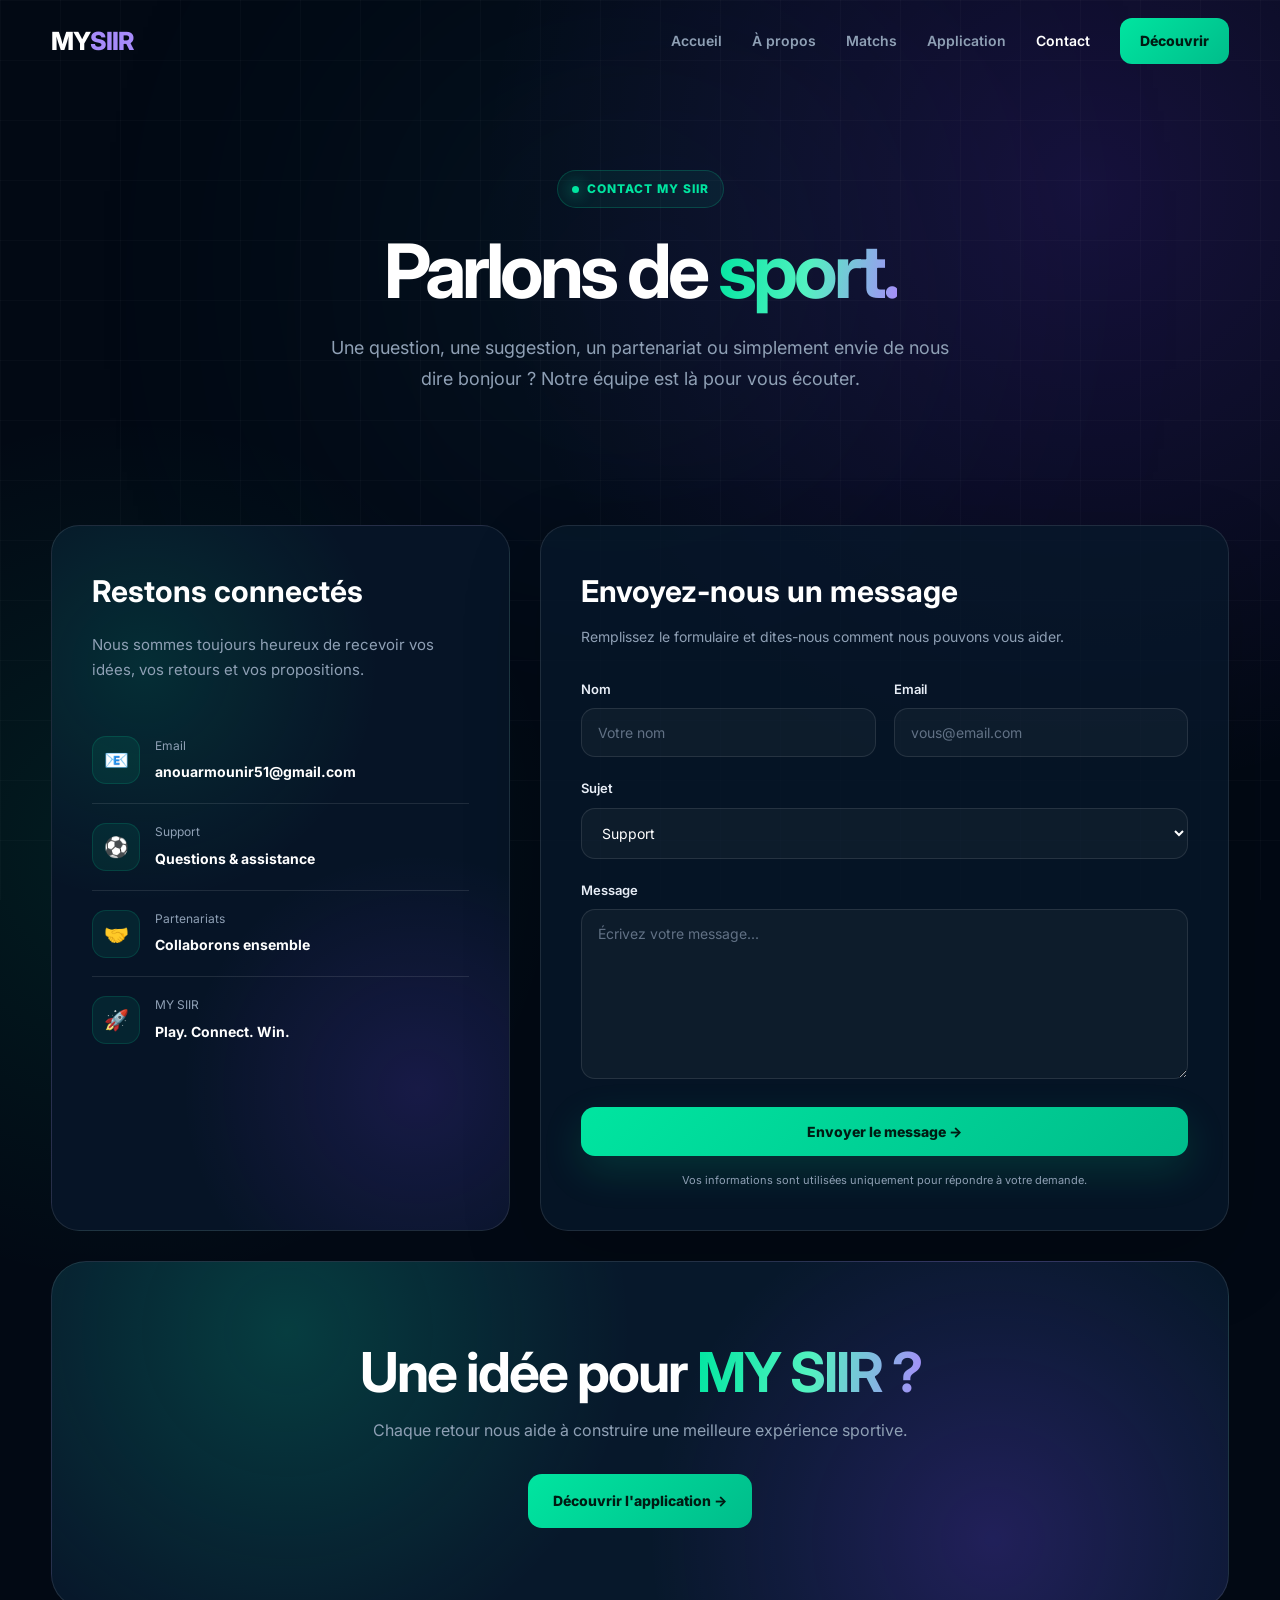
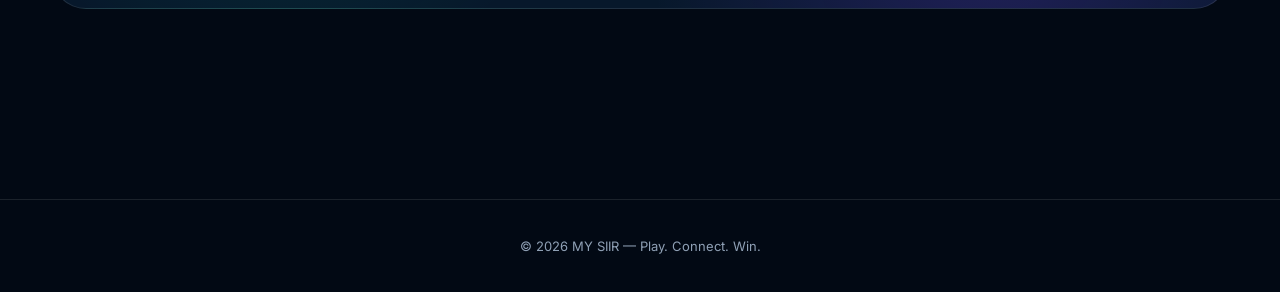
<file: contact.html>
<!DOCTYPE html>
<html lang="fr">

<head>

  <meta charset="UTF-8">

  <title>Contact — MY SIIR</title>

  <meta
    name="description"
    content="Contactez MY SIIR pour toute question, suggestion, partenariat ou demande de support."
  >

  <meta
    name="viewport"
    content="width=device-width, initial-scale=1.0"
  >

  <link rel="preconnect" href="https://fonts.googleapis.com">

  <link
    href="https://fonts.googleapis.com/css2?family=Inter:wght@400;500;600;700;800&display=swap"
    rel="stylesheet"
  >

  <style>

    :root {
      --bg: #020914;
      --bg2: #061426;

      --green: #00e5a0;
      --purple: #7c3cff;
      --purple-light: #a78bfa;

      --white: #ffffff;
      --text: #e8eef7;
      --muted: #8fa0b5;

      --border: rgba(255,255,255,0.10);
    }


    * {
      margin: 0;
      padding: 0;
      box-sizing: border-box;
    }


    html {
      scroll-behavior: smooth;
    }


    body {

      font-family: "Inter", sans-serif;

      color: var(--white);

      background:

        radial-gradient(
          circle at 85% 10%,
          rgba(124,60,255,0.17),
          transparent 30%
        ),

        radial-gradient(
          circle at 10% 45%,
          rgba(0,229,160,0.09),
          transparent 28%
        ),

        var(--bg);

      line-height: 1.7;

      overflow-x: hidden;
    }


    body::before {

      content: "";

      position: fixed;

      inset: 0;

      background-image:

        linear-gradient(
          rgba(255,255,255,0.025) 1px,
          transparent 1px
        ),

        linear-gradient(
          90deg,
          rgba(255,255,255,0.025) 1px,
          transparent 1px
        );

      background-size: 60px 60px;

      pointer-events: none;

      z-index: -1;
    }


    a {
      color: inherit;
      text-decoration: none;
    }


    .container {

      width: min(1180px, 92%);

      margin: auto;
    }


    /* =========================
       HEADER
    ========================= */

    header {

      position: fixed;

      top: 0;
      left: 0;

      width: 100%;

      z-index: 1000;

      padding: 18px 0;

      transition: .3s;
    }


    header.scrolled {

      background:
        rgba(2,9,20,.88);

      backdrop-filter:
        blur(20px);

      border-bottom:
        1px solid var(--border);

      padding: 12px 0;
    }


    .nav {

      display: flex;

      align-items: center;

      justify-content: space-between;
    }


    .logo {

      font-size: 25px;

      font-weight: 800;

      letter-spacing: -1px;
    }


    .logo span:first-child {
      color: var(--green);
    }


    .logo span:last-child {
      color: var(--purple-light);
    }


    nav {

      display: flex;

      align-items: center;

      gap: 30px;
    }


    nav a {

      color: var(--muted);

      font-size: 14px;

      font-weight: 600;

      transition: .25s;
    }


    nav a:hover,
    nav a.active {

      color: var(--white);
    }


    .nav-button {

      padding: 11px 20px;

      border-radius: 12px;

      background:
        linear-gradient(
          135deg,
          var(--green),
          #00bd8b
        );

      color: #001b13;

      font-weight: 800;
    }


    /* =========================
       HERO
    ========================= */

    .hero {

      padding: 170px 0 80px;

      text-align: center;

      position: relative;
    }


    .hero::before {

      content: "";

      position: absolute;

      width: 400px;
      height: 400px;

      left: 50%;
      top: 80px;

      transform:
        translateX(-50%);

      background:
        linear-gradient(
          135deg,
          var(--green),
          var(--purple)
        );

      filter:
        blur(170px);

      opacity: .12;
    }


    .hero-content {

      position: relative;

      z-index: 1;
    }


    .eyebrow {

      display: inline-flex;

      align-items: center;

      gap: 8px;

      padding: 8px 14px;

      border-radius: 50px;

      background:
        rgba(0,229,160,.07);

      border:
        1px solid rgba(0,229,160,.20);

      color: var(--green);

      font-size: 12px;

      font-weight: 800;

      letter-spacing: 1px;

      margin-bottom: 25px;
    }


    .eyebrow::before {

      content: "";

      width: 7px;
      height: 7px;

      border-radius: 50%;

      background: var(--green);

      box-shadow:
        0 0 15px var(--green);
    }


    .hero h1 {

      font-size:
        clamp(45px,7vw,75px);

      line-height: 1;

      letter-spacing: -4px;

      margin-bottom: 25px;
    }


    .gradient {

      background:
        linear-gradient(
          100deg,
          var(--green),
          #52f2c0,
          var(--purple-light)
        );

      -webkit-background-clip: text;

      background-clip: text;

      color: transparent;
    }


    .hero p {

      max-width: 650px;

      margin: auto;

      color: var(--muted);

      font-size: 18px;
    }


    /* =========================
       CONTACT AREA
    ========================= */

    .contact-section {

      padding: 50px 0 110px;
    }


    .contact-grid {

      display: grid;

      grid-template-columns:
        .8fr 1.2fr;

      gap: 30px;

      align-items: stretch;
    }


    /* =========================
       INFO
    ========================= */

    .contact-info {

      padding: 40px;

      border-radius: 28px;

      border:
        1px solid var(--border);

      background:

        radial-gradient(
          circle at 20% 20%,
          rgba(0,229,160,.12),
          transparent 35%
        ),

        radial-gradient(
          circle at 80% 80%,
          rgba(124,60,255,.15),
          transparent 35%
        ),

        #061426;
    }


    .contact-info h2 {

      font-size: 30px;

      margin-bottom: 15px;
    }


    .contact-info > p {

      color: var(--muted);

      margin-bottom: 35px;

      font-size: 15px;
    }


    .info-item {

      display: flex;

      align-items: center;

      gap: 15px;

      padding: 18px 0;

      border-bottom:
        1px solid var(--border);
    }


    .info-item:last-child {
      border-bottom: none;
    }


    .info-icon {

      width: 48px;
      height: 48px;

      flex-shrink: 0;

      display: flex;

      align-items: center;

      justify-content: center;

      border-radius: 14px;

      background:
        rgba(0,229,160,.08);

      border:
        1px solid rgba(0,229,160,.15);

      font-size: 20px;
    }


    .info-text span {

      display: block;

      color: var(--muted);

      font-size: 12px;

      margin-bottom: 2px;
    }


    .info-text strong {

      font-size: 14px;

      word-break: break-word;
    }


    /* =========================
       FORM
    ========================= */

    .contact-form {

      padding: 40px;

      border-radius: 28px;

      border:
        1px solid var(--border);

      background:
        rgba(7,24,43,.75);

      box-shadow:
        0 30px 80px rgba(0,0,0,.20);
    }


    .contact-form h2 {

      font-size: 30px;

      margin-bottom: 8px;
    }


    .form-subtitle {

      color: var(--muted);

      font-size: 14px;

      margin-bottom: 30px;
    }


    .form-row {

      display: grid;

      grid-template-columns:
        1fr 1fr;

      gap: 18px;
    }


    .field {

      margin-bottom: 20px;
    }


    label {

      display: block;

      font-size: 13px;

      font-weight: 600;

      margin-bottom: 8px;

      color: var(--text);
    }


    input,
    textarea,
    select {

      width: 100%;

      border: 1px solid var(--border);

      background:
        rgba(255,255,255,.035);

      color: white;

      padding: 15px 16px;

      border-radius: 14px;

      outline: none;

      font-family: inherit;

      font-size: 14px;

      transition: .25s;
    }


    input::placeholder,
    textarea::placeholder {

      color:
        rgba(143,160,181,.65);
    }


    input:focus,
    textarea:focus,
    select:focus {

      border-color:
        rgba(0,229,160,.55);

      background:
        rgba(0,229,160,.035);

      box-shadow:
        0 0 0 3px
        rgba(0,229,160,.06);
    }


    textarea {

      min-height: 170px;

      resize: vertical;
    }


    select option {

      background: #061426;

      color: white;
    }


    .submit {

      width: 100%;

      border: none;

      cursor: pointer;

      padding: 16px;

      border-radius: 14px;

      background:
        linear-gradient(
          135deg,
          var(--green),
          #00bd8b
        );

      color: #001b13;

      font-family: inherit;

      font-weight: 800;

      font-size: 14px;

      transition: .3s;

      box-shadow:
        0 15px 40px
        rgba(0,229,160,.15);
    }


    .submit:hover {

      transform:
        translateY(-3px);

      box-shadow:
        0 20px 50px
        rgba(0,229,160,.25);
    }


    .privacy {

      color: var(--muted);

      font-size: 11px;

      text-align: center;

      margin-top: 15px;
    }


    /* =========================
       CTA
    ========================= */

    .cta {

      margin-top: 30px;

      padding: 80px 30px;

      text-align: center;

      border-radius: 35px;

      border:
        1px solid var(--border);

      background:

        radial-gradient(
          circle at 20% 20%,
          rgba(0,229,160,.18),
          transparent 35%
        ),

        radial-gradient(
          circle at 80% 80%,
          rgba(124,60,255,.22),
          transparent 35%
        ),

        #07182b;
    }


    .cta h2 {

      font-size:
        clamp(34px,5vw,55px);

      line-height: 1.1;

      letter-spacing: -2px;

      margin-bottom: 15px;
    }


    .cta p {

      color: var(--muted);

      margin-bottom: 30px;
    }


    .btn {

      display: inline-flex;

      align-items: center;

      justify-content: center;

      padding: 15px 25px;

      border-radius: 14px;

      background:
        linear-gradient(
          135deg,
          var(--green),
          #00bd8b
        );

      color: #001b13;

      font-size: 14px;

      font-weight: 800;

      transition: .3s;
    }


    .btn:hover {

      transform:
        translateY(-4px);

      box-shadow:
        0 20px 50px
        rgba(0,229,160,.25);
    }


    /* =========================
       FOOTER
    ========================= */

    footer {

      margin-top: 80px;

      padding: 35px 0;

      border-top:
        1px solid var(--border);

      color: var(--muted);

      text-align: center;

      font-size: 13px;
    }


    /* =========================
       ANIMATION
    ========================= */

    .reveal {

      opacity: 0;

      transform:
        translateY(30px);

      transition:
        .7s ease;
    }


    .reveal.show {

      opacity: 1;

      transform:
        translateY(0);
    }


    /* =========================
       MOBILE
    ========================= */

    @media(max-width:900px) {

      nav {
        display: none;
      }


      .contact-grid {

        grid-template-columns:
          1fr;
      }

    }


    @media(max-width:600px) {

      .hero {

        padding-top: 145px;
      }


      .hero h1 {

        letter-spacing: -2px;
      }


      .contact-info,
      .contact-form {

        padding: 25px;
      }


      .form-row {

        grid-template-columns:
          1fr;

        gap: 0;
      }


      .contact-section {

        padding-top: 20px;
      }

    }

  </style>

</head>


<body>


<!-- =========================
     HEADER
========================= -->

<header id="header">

  <div class="container nav">

    <a
      href="index.html"
      class="logo"
    >
      MY<span>SIIR</span>
    </a>


    <nav>

      <a href="index.html">
        Accueil
      </a>

      <a href="about.html">
        À propos
      </a>

      <a href="matches.html">
        Matchs
      </a>

      <a href="app.html">
        Application
      </a>

      <a
        href="contact.html"
        class="active"
      >
        Contact
      </a>

      <a
        href="app.html"
        class="nav-button"
      >
        Découvrir
      </a>

    </nav>

  </div>

</header>



<!-- =========================
     HERO
========================= -->

<section class="hero">

  <div class="container hero-content reveal">

    <div class="eyebrow">
      CONTACT MY SIIR
    </div>


    <h1>

      Parlons de
      <span class="gradient">
        sport.
      </span>

    </h1>


    <p>

      Une question, une suggestion, un partenariat
      ou simplement envie de nous dire bonjour ?
      Notre équipe est là pour vous écouter.

    </p>

  </div>

</section>



<!-- =========================
     CONTACT
========================= -->

<section class="contact-section">

  <div class="container contact-grid">


    <!-- INFORMATION -->

    <div class="contact-info reveal">

      <h2>
        Restons connectés
      </h2>


      <p>

        Nous sommes toujours heureux de recevoir
        vos idées, vos retours et vos propositions.

      </p>


      <div class="info-item">

        <div class="info-icon">
          📧
        </div>

        <div class="info-text">

          <span>
            Email
          </span>

          <strong>
            anouarmounir51@gmail.com
          </strong>

        </div>

      </div>


      <div class="info-item">

        <div class="info-icon">
          ⚽
        </div>

        <div class="info-text">

          <span>
            Support
          </span>

          <strong>
            Questions & assistance
          </strong>

        </div>

      </div>


      <div class="info-item">

        <div class="info-icon">
          🤝
        </div>

        <div class="info-text">

          <span>
            Partenariats
          </span>

          <strong>
            Collaborons ensemble
          </strong>

        </div>

      </div>


      <div class="info-item">

        <div class="info-icon">
          🚀
        </div>

        <div class="info-text">

          <span>
            MY SIIR
          </span>

          <strong>
            Play. Connect. Win.
          </strong>

        </div>

      </div>


    </div>



    <!-- FORM -->

    <div class="contact-form reveal">

      <h2>
        Envoyez-nous un message
      </h2>


      <p class="form-subtitle">

        Remplissez le formulaire et dites-nous
        comment nous pouvons vous aider.

      </p>


      <form
        action="mailto:anouarmounir51@gmail.com"
        method="post"
        enctype="text/plain"
      >


        <div class="form-row">


          <div class="field">

            <label for="name">
              Nom
            </label>

            <input
              id="name"
              type="text"
              name="name"
              placeholder="Votre nom"
              required
            >

          </div>


          <div class="field">

            <label for="email">
              Email
            </label>

            <input
              id="email"
              type="email"
              name="email"
              placeholder="vous@email.com"
              required
            >

          </div>


        </div>



        <div class="field">

          <label for="subject">
            Sujet
          </label>

          <select
            id="subject"
            name="subject"
          >

            <option value="support">
              Support
            </option>

            <option value="suggestion">
              Suggestion
            </option>

            <option value="partnership">
              Partenariat
            </option>

            <option value="business">
              Business
            </option>

            <option value="other">
              Autre
            </option>

          </select>

        </div>



        <div class="field">

          <label for="message">
            Message
          </label>

          <textarea
            id="message"
            name="message"
            placeholder="Écrivez votre message..."
            required
          ></textarea>

        </div>



        <button
          type="submit"
          class="submit"
        >
          Envoyer le message →
        </button>


        <p class="privacy">

          Vos informations sont utilisées uniquement
          pour répondre à votre demande.

        </p>


      </form>

    </div>


  </div>



  <!-- CTA -->

  <div class="container">

    <div class="cta reveal">

      <h2>

        Une idée pour
        <span class="gradient">
          MY SIIR ?
        </span>

      </h2>


      <p>

        Chaque retour nous aide à construire
        une meilleure expérience sportive.

      </p>


      <a
        href="app.html"
        class="btn"
      >
        Découvrir l'application →
      </a>

    </div>

  </div>

</section>



<!-- =========================
     FOOTER
========================= -->

<footer>

  <div class="container">

    © 2026 MY SIIR —
    Play. Connect. Win.

  </div>

</footer>



<script>

  /* Sticky header */

  const header =
    document.getElementById("header");


  window.addEventListener(
    "scroll",
    () => {

      if (window.scrollY > 40) {

        header.classList.add("scrolled");

      } else {

        header.classList.remove("scrolled");

      }

    }
  );


  /* Scroll reveal */

  const elements =
    document.querySelectorAll(".reveal");


  function reveal() {

    const height =
      window.innerHeight;


    elements.forEach(
      element => {

        if (
          element.getBoundingClientRect().top
          <
          height - 80
        ) {

          element.classList.add("show");

        }

      }
    );

  }


  window.addEventListener(
    "scroll",
    reveal
  );


  window.addEventListener(
    "load",
    reveal
  );

</script>


</body>

</html>
</file>
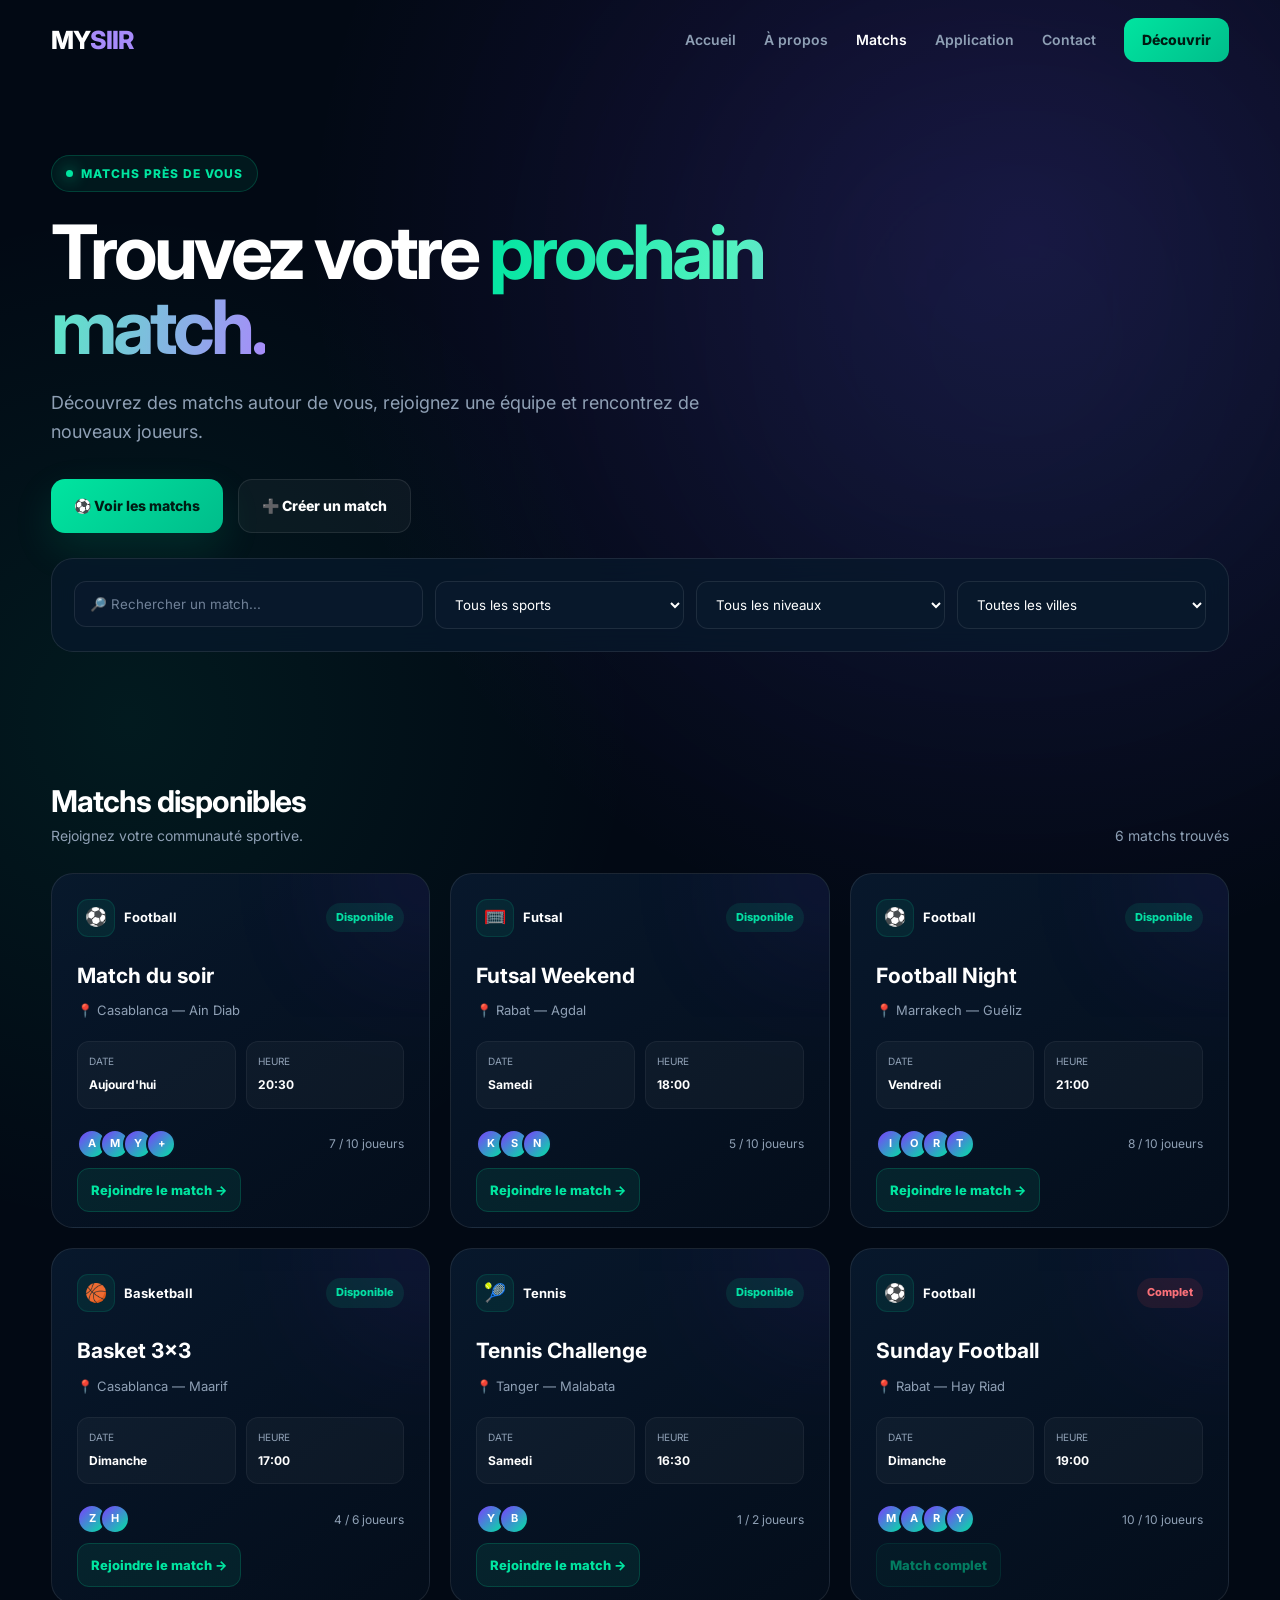
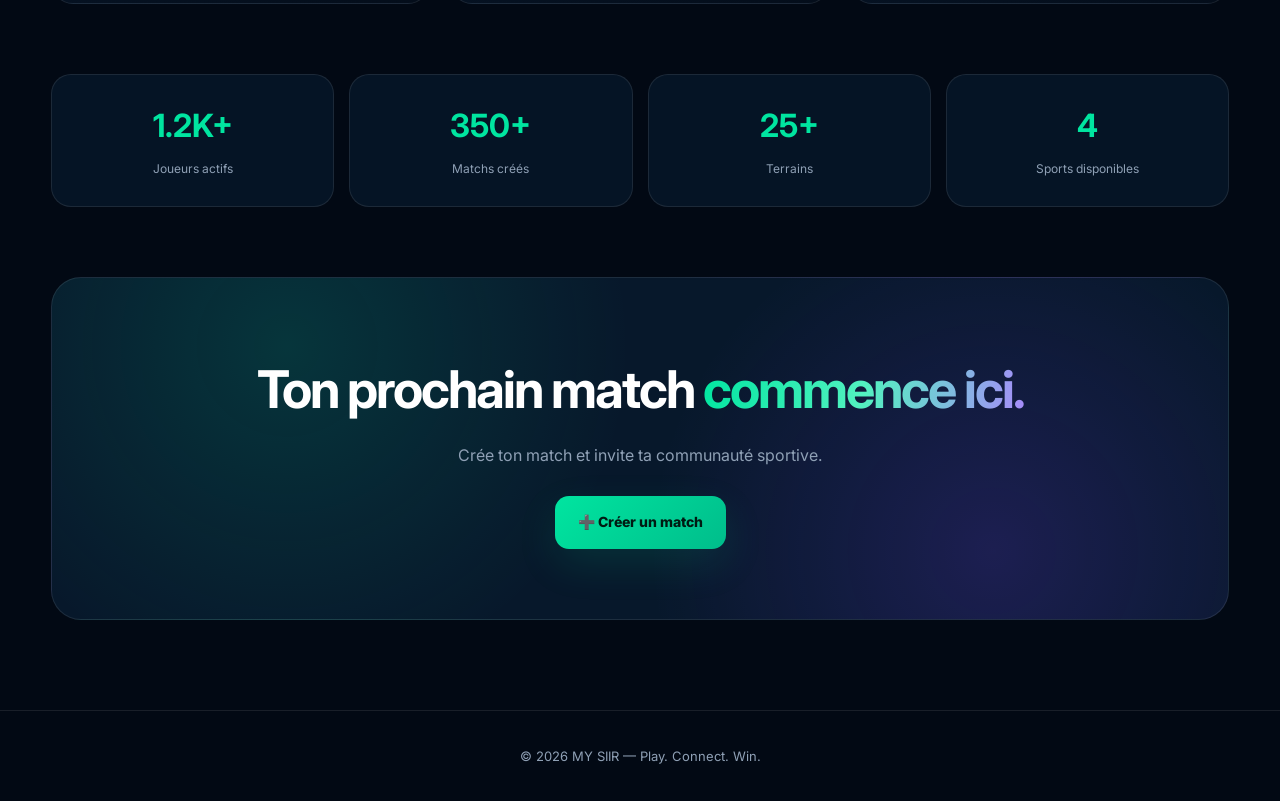
<file: matches.html>
<!DOCTYPE html>
<html lang="fr">

<head>

<meta charset="UTF-8">

<title>Matchs — MY SIIR | Trouvez votre prochain match</title>

<meta
name="description"
content="Découvrez, recherchez et rejoignez des matchs sportifs près de chez vous avec MY SIIR."
>

<meta
name="viewport"
content="width=device-width, initial-scale=1.0"
>

<link rel="preconnect" href="https://fonts.googleapis.com">

<link
href="https://fonts.googleapis.com/css2?family=Inter:wght@400;500;600;700;800&display=swap"
rel="stylesheet"
>

<style>

:root{

--bg:#020914;
--bg2:#061426;

--green:#00e5a0;
--green2:#00bd8b;

--purple:#7c3cff;
--purple2:#a78bfa;

--white:#fff;
--text:#e8eef7;
--muted:#8fa0b5;

--border:rgba(255,255,255,.09);

}

*{
margin:0;
padding:0;
box-sizing:border-box;
}

html{
scroll-behavior:smooth;
}

body{

font-family:Inter,sans-serif;

background:

radial-gradient(
circle at 80% 10%,
rgba(124,60,255,.16),
transparent 30%
),

radial-gradient(
circle at 10% 30%,
rgba(0,229,160,.08),
transparent 25%
),

var(--bg);

color:var(--white);

line-height:1.6;

overflow-x:hidden;

}

a{
text-decoration:none;
color:inherit;
}

.container{

width:min(1200px,92%);

margin:auto;

}


/* =========================
HEADER
========================= */

header{

position:fixed;

top:0;
left:0;

width:100%;

z-index:1000;

padding:18px 0;

transition:.3s;

}

header.scrolled{

background:rgba(2,9,20,.88);

backdrop-filter:blur(20px);

border-bottom:1px solid var(--border);

padding:12px 0;

}

.nav{

display:flex;

align-items:center;

justify-content:space-between;

}

.logo{

font-size:25px;

font-weight:800;

letter-spacing:-1px;

}

.logo span:first-child{
color:var(--green);
}

.logo span:last-child{
color:var(--purple2);
}

nav{

display:flex;

align-items:center;

gap:28px;

}

nav a{

font-size:14px;

font-weight:600;

color:var(--muted);

transition:.25s;

}

nav a:hover,
nav a.active{

color:white;

}

.nav-btn{

padding:11px 18px;

border-radius:12px;

background:linear-gradient(
135deg,
var(--green),
var(--green2)
);

color:#001b13;

font-weight:800;

}


/* =========================
HERO
========================= */

.hero{

padding:155px 0 70px;

position:relative;

}

.hero::before{

content:"";

position:absolute;

width:450px;
height:450px;

right:5%;
top:80px;

background:

linear-gradient(
135deg,
var(--purple),
var(--green)
);

filter:blur(170px);

opacity:.12;

pointer-events:none;

}

.hero-content{

position:relative;

z-index:2;

}

.eyebrow{

display:inline-flex;

align-items:center;

gap:8px;

padding:8px 14px;

border-radius:50px;

background:rgba(0,229,160,.07);

border:1px solid rgba(0,229,160,.2);

color:var(--green);

font-size:12px;

font-weight:800;

letter-spacing:1px;

margin-bottom:22px;

}

.eyebrow::before{

content:"";

width:7px;
height:7px;

border-radius:50%;

background:var(--green);

box-shadow:0 0 15px var(--green);

}

.hero h1{

font-size:clamp(45px,7vw,75px);

line-height:1;

letter-spacing:-4px;

max-width:850px;

margin-bottom:25px;

}

.gradient{

background:

linear-gradient(
100deg,
var(--green),
#52f2c0,
var(--purple2)
);

-webkit-background-clip:text;

background-clip:text;

color:transparent;

}

.hero p{

max-width:650px;

color:var(--muted);

font-size:18px;

}


/* =========================
CREATE MATCH
========================= */

.hero-actions{

display:flex;

gap:15px;

margin-top:32px;

flex-wrap:wrap;

}

.btn{

display:inline-flex;

align-items:center;

justify-content:center;

padding:15px 23px;

border-radius:14px;

font-size:14px;

font-weight:800;

transition:.3s;

}

.btn-primary{

background:

linear-gradient(
135deg,
var(--green),
var(--green2)
);

color:#001b13;

box-shadow:

0 15px 40px
rgba(0,229,160,.12);

}

.btn-primary:hover{

transform:translateY(-4px);

box-shadow:

0 20px 50px
rgba(0,229,160,.25);

}

.btn-secondary{

background:rgba(255,255,255,.04);

border:1px solid var(--border);

color:white;

}

.btn-secondary:hover{

background:rgba(255,255,255,.08);

transform:translateY(-3px);

}


/* =========================
FILTERS
========================= */

.filters-box{

margin-top:25px;

padding:22px;

border-radius:22px;

background:

rgba(7,24,43,.75);

border:1px solid var(--border);

backdrop-filter:blur(15px);

}

.filters{

display:grid;

grid-template-columns:
1.4fr
1fr
1fr
1fr;

gap:12px;

}

.field{

position:relative;

}

.field input,
.field select{

width:100%;

padding:14px 15px;

border-radius:12px;

border:1px solid var(--border);

background:#08182b;

color:white;

outline:none;

font-family:inherit;

}

.field input::placeholder{

color:#718299;

}

.field input:focus,
.field select:focus{

border-color:

rgba(0,229,160,.5);

}

select option{

background:#08182b;

}


/* =========================
SECTION HEADER
========================= */

.section-header{

display:flex;

justify-content:space-between;

align-items:end;

margin:55px 0 25px;

}

.section-header h2{

font-size:30px;

letter-spacing:-1px;

}

.section-header p{

color:var(--muted);

font-size:14px;

}


/* =========================
MATCH GRID
========================= */

.matches-grid{

display:grid;

grid-template-columns:
repeat(3,1fr);

gap:20px;

}


/* =========================
CARD
========================= */

.match-card{

position:relative;

overflow:hidden;

padding:25px;

border-radius:22px;

background:

linear-gradient(
145deg,
rgba(8,25,45,.95),
rgba(4,14,27,.95)
);

border:1px solid var(--border);

transition:.35s;

}

.match-card::before{

content:"";

position:absolute;

width:160px;
height:160px;

right:-80px;
top:-80px;

background:var(--purple);

filter:blur(70px);

opacity:.10;

}

.match-card:hover{

transform:translateY(-8px);

border-color:

rgba(0,229,160,.35);

box-shadow:

0 25px 60px
rgba(0,0,0,.3);

}

.match-top{

display:flex;

justify-content:space-between;

align-items:center;

margin-bottom:22px;

}

.sport{

display:flex;

align-items:center;

gap:9px;

font-size:13px;

font-weight:700;

}

.sport-icon{

width:38px;
height:38px;

display:flex;

align-items:center;

justify-content:center;

border-radius:11px;

background:

rgba(0,229,160,.08);

border:1px solid rgba(0,229,160,.12);

font-size:18px;

}

.badge{

padding:6px 10px;

border-radius:50px;

font-size:11px;

font-weight:800;

}

.available{

background:rgba(0,229,160,.10);

color:var(--green);

}

.full{

background:rgba(239,68,68,.10);

color:#ff7373;

}

.match-card h3{

font-size:21px;

margin-bottom:8px;

}

.location{

color:var(--muted);

font-size:13px;

margin-bottom:20px;

}

.details{

display:grid;

grid-template-columns:
1fr 1fr;

gap:10px;

margin-bottom:20px;

}

.detail{

padding:11px;

border-radius:12px;

background:rgba(255,255,255,.035);

border:1px solid rgba(255,255,255,.05);

}

.detail span{

display:block;

font-size:10px;

color:var(--muted);

margin-bottom:2px;

}

.detail strong{

font-size:12px;

}

.players{

display:flex;

align-items:center;

justify-content:space-between;

margin-bottom:18px;

}

.avatars{

display:flex;

}

.avatar{

width:30px;
height:30px;

border-radius:50%;

display:flex;

align-items:center;

justify-content:center;

margin-left:-7px;

border:2px solid #071426;

background:

linear-gradient(
135deg,
var(--purple),
var(--green)
);

font-size:11px;

font-weight:700;

}

.avatar:first-child{
margin-left:0;
}

.player-count{

font-size:12px;

color:var(--muted);

}

.join{

width:100%;

padding:13px;

border-radius:12px;

text-align:center;

background:

rgba(0,229,160,.08);

border:1px solid rgba(0,229,160,.18);

color:var(--green);

font-size:13px;

font-weight:800;

transition:.25s;

}

.join:hover{

background:var(--green);

color:#001b13;

}


/* =========================
STATS
========================= */

.stats{

display:grid;

grid-template-columns:
repeat(4,1fr);

gap:15px;

margin:70px 0;

}

.stat{

padding:25px;

border-radius:20px;

background:rgba(7,24,43,.75);

border:1px solid var(--border);

text-align:center;

}

.stat strong{

display:block;

font-size:32px;

color:var(--green);

margin-bottom:4px;

}

.stat span{

font-size:12px;

color:var(--muted);

}


/* =========================
CTA
========================= */

.cta{

margin:40px 0 90px;

padding:70px 30px;

border-radius:30px;

text-align:center;

border:1px solid var(--border);

background:

radial-gradient(
circle at 20% 20%,
rgba(0,229,160,.14),
transparent 35%
),

radial-gradient(
circle at 80% 80%,
rgba(124,60,255,.18),
transparent 35%
),

#07182b;

}

.cta h2{

font-size:clamp(35px,5vw,52px);

letter-spacing:-2px;

margin-bottom:12px;

}

.cta p{

color:var(--muted);

margin-bottom:28px;

}


/* =========================
FOOTER
========================= */

footer{

border-top:1px solid var(--border);

padding:35px 0;

text-align:center;

font-size:13px;

color:var(--muted);

}


/* =========================
ANIMATION
========================= */

.reveal{

opacity:0;

transform:translateY(25px);

transition:.7s ease;

}

.reveal.show{

opacity:1;

transform:translateY(0);

}


/* =========================
MOBILE
========================= */

@media(max-width:950px){

nav{
display:none;
}

.filters{

grid-template-columns:
1fr 1fr;

}

.matches-grid{

grid-template-columns:
repeat(2,1fr);

}

.stats{

grid-template-columns:
repeat(2,1fr);

}

}

@media(max-width:650px){

.hero{

padding-top:140px;

}

.hero h1{

letter-spacing:-2px;

}

.filters{

grid-template-columns:1fr;

}

.matches-grid{

grid-template-columns:1fr;

}

.stats{

grid-template-columns:1fr 1fr;

}

.section-header{

display:block;

}

.section-header p{

margin-top:7px;

}

}

</style>

</head>


<body>


<!-- HEADER -->

<header id="header">

<div class="container nav">

<a href="index.html" class="logo">
MY<span>SIIR</span>
</a>

<nav>

<a href="index.html">
Accueil
</a>

<a href="about.html">
À propos
</a>

<a href="matches.html" class="active">
Matchs
</a>

<a href="app.html">
Application
</a>

<a href="contact.html">
Contact
</a>

<a href="app.html" class="nav-btn">
Découvrir
</a>

</nav>

</div>

</header>



<!-- HERO -->

<section class="hero">

<div class="container hero-content reveal">

<div class="eyebrow">
MATCHS PRÈS DE VOUS
</div>

<h1>

Trouvez votre
<span class="gradient">
prochain match.
</span>

</h1>

<p>

Découvrez des matchs autour de vous,
rejoignez une équipe et rencontrez
de nouveaux joueurs.

</p>


<div class="hero-actions">

<a
href="#matches"
class="btn btn-primary"
>
⚽ Voir les matchs
</a>

<a
href="contact.html"
class="btn btn-secondary"
>
➕ Créer un match
</a>

</div>


<!-- FILTERS -->

<div class="filters-box">

<div class="filters">

<div class="field">

<input
type="search"
id="search"
placeholder="🔎 Rechercher un match..."
>

</div>


<div class="field">

<select id="sport">

<option value="all">
Tous les sports
</option>

<option value="football">
⚽ Football
</option>

<option value="futsal">
🥅 Futsal
</option>

<option value="basket">
🏀 Basketball
</option>

<option value="tennis">
🎾 Tennis
</option>

</select>

</div>


<div class="field">

<select id="level">

<option value="all">
Tous les niveaux
</option>

<option value="beginner">
Débutant
</option>

<option value="intermediate">
Intermédiaire
</option>

<option value="advanced">
Avancé
</option>

</select>

</div>


<div class="field">

<select id="city">

<option value="all">
Toutes les villes
</option>

<option value="casablanca">
Casablanca
</option>

<option value="rabat">
Rabat
</option>

<option value="marrakech">
Marrakech
</option>

<option value="tanger">
Tanger
</option>

</select>

</div>

</div>

</div>

</div>

</section>



<!-- MATCHES -->

<main
id="matches"
class="container"
>

<div class="section-header">

<div>

<h2>
Matchs disponibles
</h2>

<p>
Rejoignez votre communauté sportive.
</p>

</div>

<p id="resultCount">
6 matchs trouvés
</p>

</div>


<div
class="matches-grid"
id="matchesGrid"
>


<!-- MATCH 1 -->

<article
class="match-card reveal"
data-sport="football"
data-level="intermediate"
data-city="casablanca"
>

<div class="match-top">

<div class="sport">

<div class="sport-icon">
⚽
</div>

Football

</div>

<div class="badge available">
Disponible
</div>

</div>


<h3>
Match du soir
</h3>

<div class="location">
📍 Casablanca — Ain Diab
</div>


<div class="details">

<div class="detail">

<span>
DATE
</span>

<strong>
Aujourd'hui
</strong>

</div>

<div class="detail">

<span>
HEURE
</span>

<strong>
20:30
</strong>

</div>

</div>


<div class="players">

<div class="avatars">

<div class="avatar">
A
</div>

<div class="avatar">
M
</div>

<div class="avatar">
Y
</div>

<div class="avatar">
+
</div>

</div>

<div class="player-count">
7 / 10 joueurs
</div>

</div>


<a href="contact.html" class="join">
Rejoindre le match →
</a>

</article>



<!-- MATCH 2 -->

<article
class="match-card reveal"
data-sport="futsal"
data-level="beginner"
data-city="rabat"
>

<div class="match-top">

<div class="sport">

<div class="sport-icon">
🥅
</div>

Futsal

</div>

<div class="badge available">
Disponible
</div>

</div>


<h3>
Futsal Weekend
</h3>

<div class="location">
📍 Rabat — Agdal
</div>


<div class="details">

<div class="detail">

<span>
DATE
</span>

<strong>
Samedi
</strong>

</div>

<div class="detail">

<span>
HEURE
</span>

<strong>
18:00
</strong>

</div>

</div>


<div class="players">

<div class="avatars">

<div class="avatar">
K
</div>

<div class="avatar">
S
</div>

<div class="avatar">
N
</div>

</div>

<div class="player-count">
5 / 10 joueurs
</div>

</div>


<a href="contact.html" class="join">
Rejoindre le match →
</a>

</article>



<!-- MATCH 3 -->

<article
class="match-card reveal"
data-sport="football"
data-level="advanced"
data-city="marrakech"
>

<div class="match-top">

<div class="sport">

<div class="sport-icon">
⚽
</div>

Football

</div>

<div class="badge available">
Disponible
</div>

</div>


<h3>
Football Night
</h3>

<div class="location">
📍 Marrakech — Guéliz
</div>


<div class="details">

<div class="detail">

<span>
DATE
</span>

<strong>
Vendredi
</strong>

</div>

<div class="detail">

<span>
HEURE
</span>

<strong>
21:00
</strong>

</div>

</div>


<div class="players">

<div class="avatars">

<div class="avatar">
I
</div>

<div class="avatar">
O
</div>

<div class="avatar">
R
</div>

<div class="avatar">
T
</div>

</div>

<div class="player-count">
8 / 10 joueurs
</div>

</div>


<a href="contact.html" class="join">
Rejoindre le match →
</a>

</article>



<!-- MATCH 4 -->

<article
class="match-card reveal"
data-sport="basket"
data-level="intermediate"
data-city="casablanca"
>

<div class="match-top">

<div class="sport">

<div class="sport-icon">
🏀
</div>

Basketball

</div>

<div class="badge available">
Disponible
</div>

</div>


<h3>
Basket 3x3
</h3>

<div class="location">
📍 Casablanca — Maarif
</div>


<div class="details">

<div class="detail">

<span>
DATE
</span>

<strong>
Dimanche
</strong>

</div>

<div class="detail">

<span>
HEURE
</span>

<strong>
17:00
</strong>

</div>

</div>


<div class="players">

<div class="avatars">

<div class="avatar">
Z
</div>

<div class="avatar">
H
</div>

</div>

<div class="player-count">
4 / 6 joueurs
</div>

</div>


<a href="contact.html" class="join">
Rejoindre le match →
</a>

</article>



<!-- MATCH 5 -->

<article
class="match-card reveal"
data-sport="tennis"
data-level="advanced"
data-city="tanger"
>

<div class="match-top">

<div class="sport">

<div class="sport-icon">
🎾
</div>

Tennis

</div>

<div class="badge available">
Disponible
</div>

</div>


<h3>
Tennis Challenge
</h3>

<div class="location">
📍 Tanger — Malabata
</div>


<div class="details">

<div class="detail">

<span>
DATE
</span>

<strong>
Samedi
</strong>

</div>

<div class="detail">

<span>
HEURE
</span>

<strong>
16:30
</strong>

</div>

</div>


<div class="players">

<div class="avatars">

<div class="avatar">
Y
</div>

<div class="avatar">
B
</div>

</div>

<div class="player-count">
1 / 2 joueurs
</div>

</div>


<a href="contact.html" class="join">
Rejoindre le match →
</a>

</article>



<!-- MATCH 6 -->

<article
class="match-card reveal"
data-sport="football"
data-level="beginner"
data-city="rabat"
>

<div class="match-top">

<div class="sport">

<div class="sport-icon">
⚽
</div>

Football

</div>

<div class="badge full">
Complet
</div>

</div>


<h3>
Sunday Football
</h3>

<div class="location">
📍 Rabat — Hay Riad
</div>


<div class="details">

<div class="detail">

<span>
DATE
</span>

<strong>
Dimanche
</strong>

</div>

<div class="detail">

<span>
HEURE
</span>

<strong>
19:00
</strong>

</div>

</div>


<div class="players">

<div class="avatars">

<div class="avatar">
M
</div>

<div class="avatar">
A
</div>

<div class="avatar">
R
</div>

<div class="avatar">
Y
</div>

</div>

<div class="player-count">
10 / 10 joueurs
</div>

</div>


<a
href="#"
class="join"
style="opacity:.5;pointer-events:none;"
>
Match complet
</a>

</article>


</div>



<!-- STATS -->

<div class="stats">

<div class="stat">

<strong>
1.2K+
</strong>

<span>
Joueurs actifs
</span>

</div>


<div class="stat">

<strong>
350+
</strong>

<span>
Matchs créés
</span>

</div>


<div class="stat">

<strong>
25+
</strong>

<span>
Terrains
</span>

</div>


<div class="stat">

<strong>
4
</strong>

<span>
Sports disponibles
</span>

</div>

</div>



<!-- CTA -->

<section class="cta reveal">

<h2>

Ton prochain match
<span class="gradient">
commence ici.
</span>

</h2>

<p>

Crée ton match et invite
ta communauté sportive.

</p>

<a
href="contact.html"
class="btn btn-primary"
>
➕ Créer un match
</a>

</section>


</main>



<footer>

<div class="container">

© 2026 MY SIIR —
Play. Connect. Win.

</div>

</footer>



<script>

/* =========================
STICKY HEADER
========================= */

const header =
document.getElementById("header");

window.addEventListener(
"scroll",
()=>{

if(window.scrollY>40){

header.classList.add("scrolled");

}else{

header.classList.remove("scrolled");

}

}
);


/* =========================
FILTERS
========================= */

const search =
document.getElementById("search");

const sport =
document.getElementById("sport");

const level =
document.getElementById("level");

const city =
document.getElementById("city");

const cards =
document.querySelectorAll(".match-card");

const resultCount =
document.getElementById("resultCount");


function filterMatches(){

let count=0;

const query =
search.value.toLowerCase();

cards.forEach(card=>{

const title =
card.querySelector("h3")
.textContent
.toLowerCase();

const cardSport =
card.dataset.sport;

const cardLevel =
card.dataset.level;

const cardCity =
card.dataset.city;

const matchSearch =
title.includes(query);

const matchSport =
sport.value==="all"
||
cardSport===sport.value;

const matchLevel =
level.value==="all"
||
cardLevel===level.value;

const matchCity =
city.value==="all"
||
cardCity===city.value;


if(
matchSearch &&
matchSport &&
matchLevel &&
matchCity
){

card.style.display="block";

count++;

}else{

card.style.display="none";

}

});


resultCount.textContent =
count +
(count>1
?" matchs trouvés"
:" match trouvé");

}


search.addEventListener(
"input",
filterMatches
);

sport.addEventListener(
"change",
filterMatches
);

level.addEventListener(
"change",
filterMatches
);

city.addEventListener(
"change",
filterMatches
);


/* =========================
SCROLL REVEAL
========================= */

const elements =
document.querySelectorAll(
".reveal"
);

function reveal(){

const height =
window.innerHeight;

elements.forEach(
element=>{

if(
element.getBoundingClientRect().top
<
height-70
){

element.classList.add("show");

}

});

}

window.addEventListener(
"scroll",
reveal
);

window.addEventListener(
"load",
reveal
);

</script>


</body>

</html>
</file>
